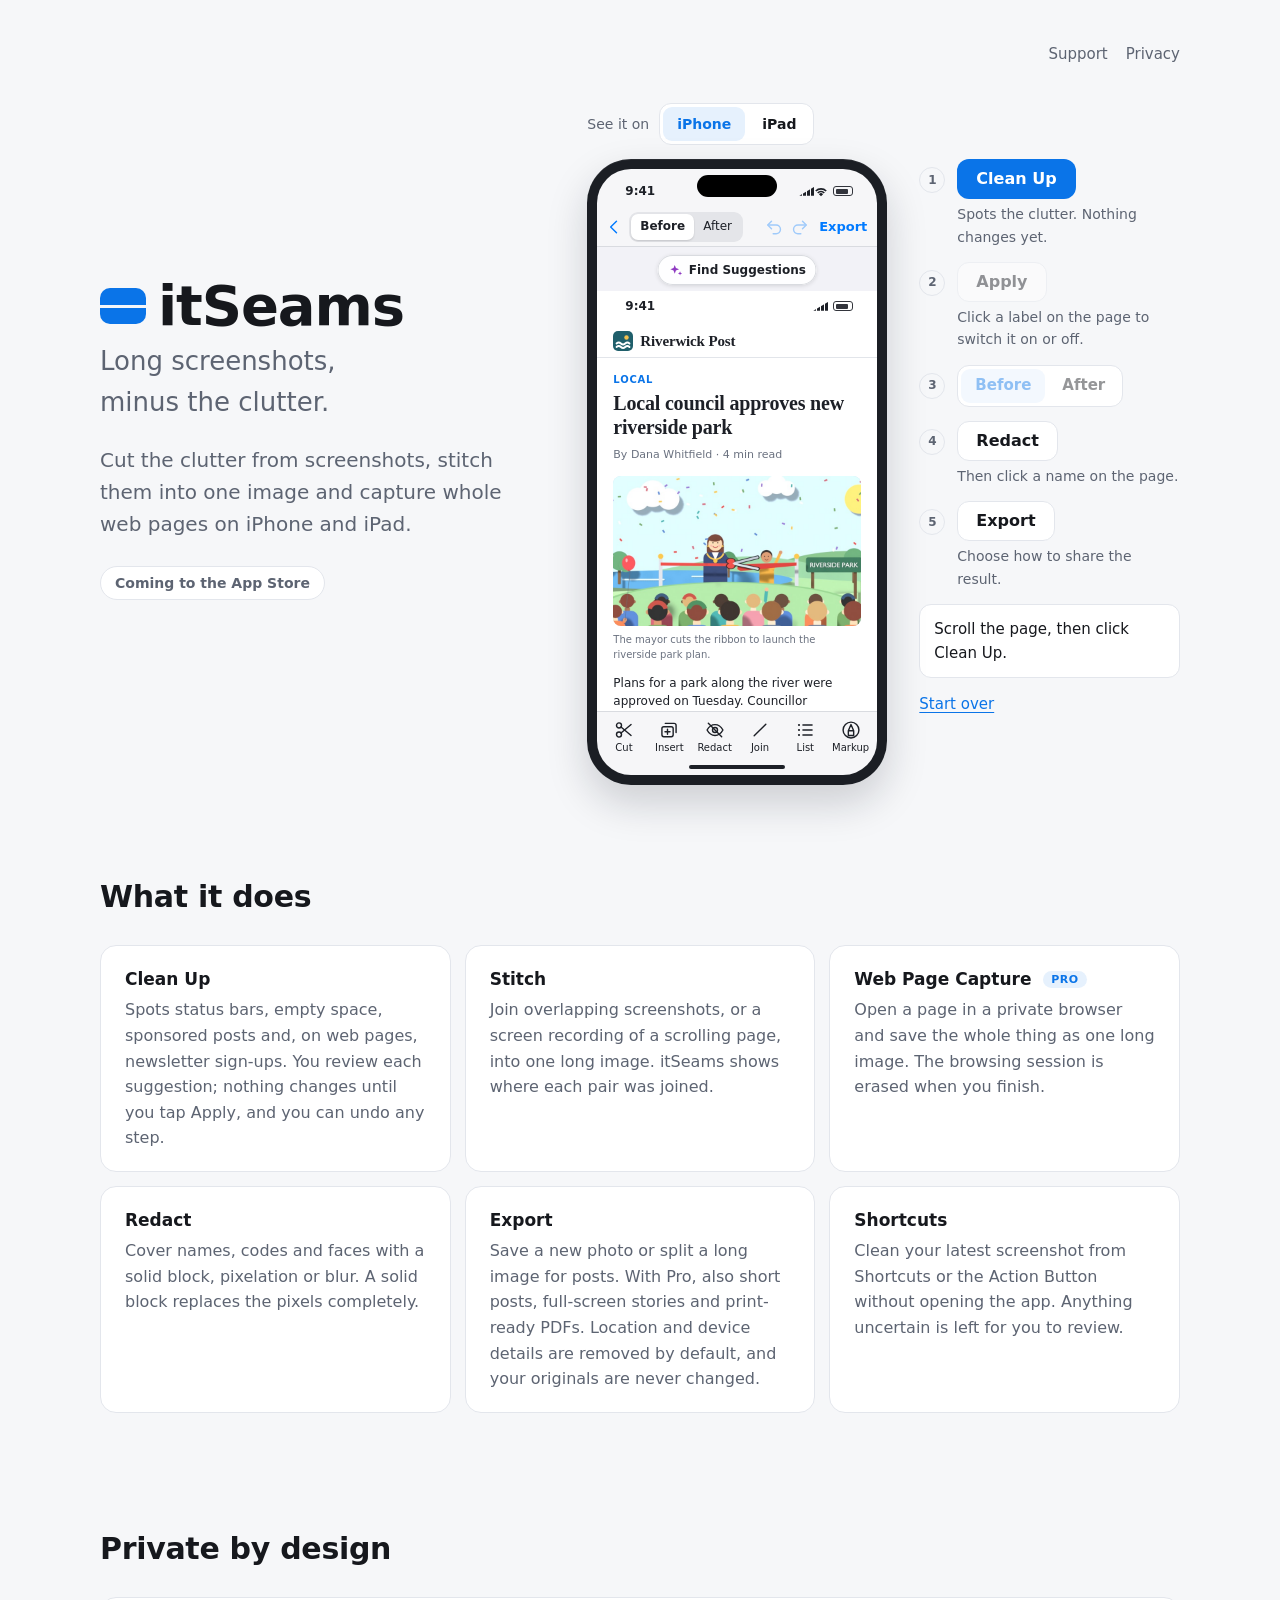
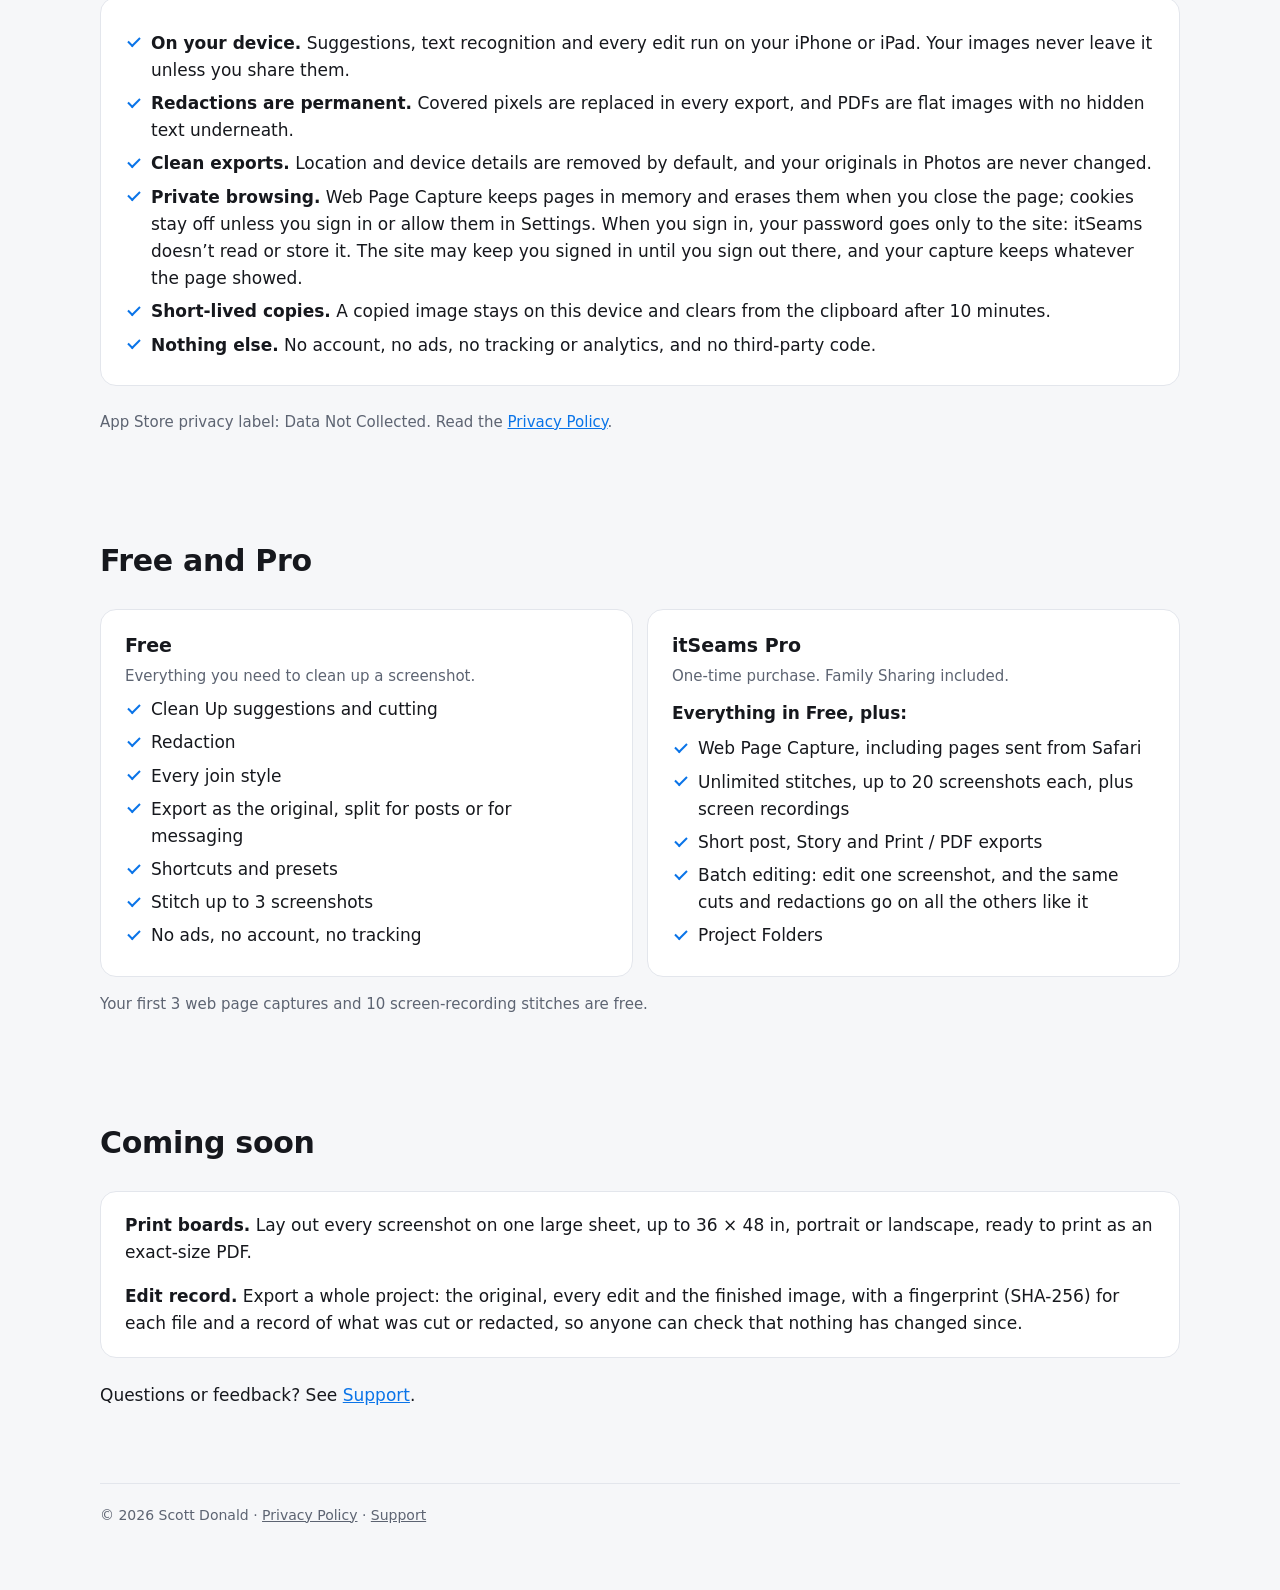
<file: index.html>
<!doctype html>
<html lang="en">
<head>
<meta charset="utf-8">
<meta http-equiv="Content-Security-Policy" content="default-src 'none'; script-src 'self'; style-src 'self'; img-src 'self'; form-action 'none'; base-uri 'none'; object-src 'none'">
<meta name="referrer" content="no-referrer">
<meta name="color-scheme" content="light dark">
<meta name="viewport" content="width=device-width, initial-scale=1">
<title>itSeams: clean, long screenshots</title>
<meta name="description" content="itSeams cleans up screenshots, stitches them into one long image, captures whole web pages and redacts what's private, all on your iPhone and iPad.">
<meta name="theme-color" content="#f6f7f9" media="(prefers-color-scheme: light)">
<meta name="theme-color" content="#0f1115" media="(prefers-color-scheme: dark)">
<meta property="og:type" content="website">
<meta property="og:site_name" content="itSeams">
<meta property="og:title" content="itSeams: clean, long screenshots">
<meta property="og:description" content="Clean up, stitch and redact screenshots on your iPhone and iPad. No account, no tracking.">
<meta property="og:url" content="https://itseams.app/">
<meta property="og:image" content="https://itseams.app/img/og-image.jpg">
<meta property="og:image:width" content="1200">
<meta property="og:image:height" content="630">
<meta property="og:image:alt" content="itSeams on iPad: a sample news article in the editor, with five suggested cuts listed in the side panel.">
<meta name="twitter:card" content="summary_large_image">
<link rel="icon" href="/favicon.svg" type="image/svg+xml">
<link rel="stylesheet" href="/style.css">
<link rel="stylesheet" href="/demo.css">
<script src="/demo.js" defer></script>
<script src="/guide.js" defer></script>
</head>
<body>
<div class="wrap">
<header class="home-header">
  <nav><a href="/support/">Support</a><a href="/privacy/">Privacy</a></nav>
</header>
<main>
  <section class="hero">
    <h1 class="title"><span class="mark" aria-hidden="true"></span>itSeams</h1>
    <p class="slogan">Long screenshots, minus the clutter.</p>
  </section>

  <section class="section demo" id="demo" aria-labelledby="demo-title">
    <h2 id="demo-title" class="vh">Try it: clean up a sample page, compare, then hide a name</h2>
    <!-- iPhone | iPad: demo.js shows it, marks the device on screen and lets the visitor switch. -->
    <div class="dev-switch" id="dev-switch" hidden>
      <span id="dev-label">See it on</span>
      <div class="seg dev-seg" role="radiogroup" aria-labelledby="dev-label">
        <button type="button" class="dev-btn" role="radio" id="dev-phone" aria-checked="true">iPhone</button>
        <button type="button" class="dev-btn" role="radio" id="dev-ipad" aria-checked="false" tabindex="-1">iPad</button>
      </div>
    </div>
    <div class="demo-grid">
      <!-- The device: an iPhone, or an iPad at tablet widths (demo.css sets --device). Inside is the
           app's editor: EditorView, EditorToolbar and, on iPad, the EditorInspector column. -->
      <div class="device">
        <div class="app">
          <!-- The device's own status bar, outside the capture: its time, signal and battery are the Easter eggs. -->
          <div class="app-status" role="group" aria-label="Device status bar"><button type="button" class="sb-btn sb-time" data-say="It’s always 9:41 here.">9:41<span class="on-ipad">&nbsp;Mon Nov 2</span></button><span class="sb-icons"><button type="button" class="sb-btn" aria-label="Signal" data-say="No signal needed. itSeams works entirely on your device."><span class="sb-sig on-phone" aria-hidden="true"></span><svg class="sb-wifi" aria-hidden="true" focusable="false" viewBox="0 0 16 12"><path d="M8 11.5 5.6 9a3.4 3.4 0 0 1 4.8 0Z"/><path d="M3.6 7a6.2 6.2 0 0 1 8.8 0l-1.3 1.3a4.4 4.4 0 0 0-6.2 0Z"/><path d="M1.4 4.8a9.3 9.3 0 0 1 13.2 0l-1.3 1.3a7.5 7.5 0 0 0-10.6 0Z"/></svg></button><button type="button" class="sb-btn" aria-label="Battery" data-say="Always 100% here. Clean Up can cut the status bar from your screenshot."><span class="on-ipad sb-pct" aria-hidden="true">100%</span><span class="sb-bat" aria-hidden="true"></span></button></span></div>
          <div class="app-nav" role="group" aria-label="Editor top bar">
            <span class="nav-start">
              <button type="button" class="nav-btn nav-back" aria-label="Back" data-say="In the app, this goes back to your projects."><svg class="ic" viewBox="0 0 24 24" aria-hidden="true" focusable="false"><path d="M15 5l-7 7 7 7"/></svg></button>
              <button type="button" class="nav-title on-ipad" data-say="In the app, tap the name to rename the project. Your work is saved as you go."><strong>Riverside park</strong><small><svg class="ic" viewBox="0 0 24 24" aria-hidden="true" focusable="false"><circle cx="12" cy="12" r="9"/><path d="m8 12.3 2.7 2.7L16.2 9"/></svg>Saved</small></button>
            </span>
            <div class="nav-seg" role="group" aria-label="Preview">
              <button type="button" id="nav-before" aria-pressed="true" disabled>Before</button>
              <button type="button" id="nav-after" aria-pressed="false" disabled>After</button>
            </div>
            <span class="nav-end">
              <button type="button" class="nav-btn" id="nav-undo" aria-label="Undo" data-say="In the app, every edit can be undone. Here, Start over resets the demo." disabled><svg class="ic" viewBox="0 0 24 24" aria-hidden="true" focusable="false"><path d="M9 14 4.5 9.5 9 5"/><path d="M5 9.5h9.5a5.25 5.25 0 0 1 0 10.5H11"/></svg></button>
              <button type="button" class="nav-btn" aria-label="Redo" disabled><svg class="ic" viewBox="0 0 24 24" aria-hidden="true" focusable="false"><g transform="matrix(-1 0 0 1 24 0)"><path d="M9 14 4.5 9.5 9 5"/><path d="M5 9.5h9.5a5.25 5.25 0 0 1 0 10.5H11"/></g></svg></button>
              <button type="button" class="nav-export" id="nav-export" aria-haspopup="dialog" aria-expanded="false" aria-controls="ex-pop">Export</button>
            </span>
          </div>
          <div class="app-body">
            <div class="app-main">
              <div class="canvas">
                <div class="screen" id="screen" tabindex="0" role="region" aria-label="Sample page capture, scrollable">
                  <div class="pg" id="page">
                    <div class="band band-sbar" data-cut="Status bar" data-cat="statusBar" data-strength="strong">
                      <div class="sbar"><span>9:41<span class="on-ipad"> Mon Nov 2</span></span><span class="sb-icons"><span class="sb-sig on-phone"></span><svg class="sb-wifi on-ipad" viewBox="0 0 16 12" aria-hidden="true"><path d="M8 11.5 5.6 9a3.4 3.4 0 0 1 4.8 0Z"/><path d="M3.6 7a6.2 6.2 0 0 1 8.8 0l-1.3 1.3a4.4 4.4 0 0 0-6.2 0Z"/><path d="M1.4 4.8a9.3 9.3 0 0 1 13.2 0l-1.3 1.3a7.5 7.5 0 0 0-10.6 0Z"/></svg><span class="sb-bat"></span></span></div>
                    </div>
                    <div class="band">
                      <div class="site"><span class="logo"><svg class="logo-mark" viewBox="0 0 20 20" aria-hidden="true" focusable="false"><rect class="lm-bg" width="20" height="20" rx="5"/><circle class="lm-sun" cx="13.5" cy="6.5" r="2.2"/><path class="lm-wave" d="M3.5 12.5c1.5-1.4 3-1.4 4.4 0s2.9 1.4 4.3 0 2.9-1.4 4.3 0M3.5 16c1.5-1.4 3-1.4 4.4 0s2.9 1.4 4.3 0 2.9-1.4 4.3 0"/></svg><b>Riverwick Post</b></span><span class="site-nav on-ipad"><span>News</span><span>Sport</span><span>What’s On</span><span>Opinion</span></span></div>
                    </div>
                    <div class="band">
                      <div class="pad">
                        <p class="kicker">Local</p>
                        <p class="hl">Local council approves new riverside park</p>
                        <p class="byline">By Dana Whitfield · 4 min read</p>
                      </div>
                    </div>
                    <div class="band">
                      <div class="photo"><img src="/img/park-opening.jpg" width="960" height="450" alt="Paper cut-out picture: the mayor, a woman with a gold chain of office, and a young helper cut a red ribbon at Riverside Park; a crowd watches, one child holding a red balloon, with a lake and a hill behind."></div>
                      <p class="cap">The mayor cuts the ribbon to launch the riverside park plan.</p>
                    </div>
                    <div class="band">
                      <div class="pad txt">
                        <p>Plans for a park along the river were approved on Tuesday. Councillor <button type="button" class="nm">Theo Marsh</button> said work could start in the spring.</p>
                        <p>The old timber yard between the footbridge and the boathouse will become a riverside path, a play area and a small café, and most of its willows will stay.</p>
                      </div>
                    </div>
                    <div class="band" data-cut="Inline video" data-cat="video" data-strength="strong">
                      <div class="ad vid">
                        <small>Sponsored</small>
                        <div class="vid-frame">
                          <svg class="vid-scene" role="img" aria-label="Sponsored video: a red car on a country road" viewBox="0 0 240 120" preserveAspectRatio="xMidYMid slice">
                            <rect width="240" height="120" class="vs-sky"/>
                            <path d="M0 78 L60 56 L110 70 L170 48 L240 66 L240 120 L0 120 Z" class="vs-hill"/>
                            <rect y="88" width="240" height="32" class="vs-road"/>
                            <g class="vs-dash"><rect x="0" y="103" width="16" height="2"/><rect x="40" y="103" width="16" height="2"/><rect x="80" y="103" width="16" height="2"/><rect x="120" y="103" width="16" height="2"/><rect x="160" y="103" width="16" height="2"/><rect x="200" y="103" width="16" height="2"/><rect x="240" y="103" width="16" height="2"/></g>
                            <g class="vs-car" transform="translate(70 66)">
                              <path d="M4 26 C4 20 8 18 14 17 L30 15 L42 6 C46 3 50 2 56 2 L78 2 C84 2 88 4 92 8 L100 16 L112 18 C118 19 120 22 120 26 L120 30 L4 30 Z" class="vs-body"/>
                              <path d="M46 8 L56 5 L74 5 L74 15 L38 15 Z M78 5 L84 5 C87 5 89 6 91 9 L96 15 L78 15 Z" class="vs-glass"/>
                              <circle cx="30" cy="30" r="9" class="vs-tyre"/><circle cx="30" cy="30" r="4" class="vs-hub"/>
                              <circle cx="96" cy="30" r="9" class="vs-tyre"/><circle cx="96" cy="30" r="4" class="vs-hub"/>
                            </g>
                          </svg>
                          <button type="button" class="vid-play" aria-label="Play" data-say="It’s an ad. Clean Up can cut it for you."></button>
                          <span class="vid-bar" aria-hidden="true"><i></i></span>
                          <span class="vid-time" aria-hidden="true">0:15</span>
                        </div>
                        <p class="vid-cta"><span>Test drive the all-new sedan</span><b>Learn more</b></p>
                      </div>
                    </div>
                    <div class="band">
                      <div class="pad txt">
                        <p>The council will pay for the first stage itself. A second stage, with a landing stage for rowing boats, depends on a grant decision due in the summer.</p>
                      </div>
                    </div>
                    <div class="band gap" data-cut="Empty space" data-cat="emptyBand" data-strength="strong"></div>
                    <div class="band">
                      <div class="pad txt">
                        <p>“It’s a place for everyone,” said <button type="button" class="nm">Ines Calder</button>, who lives nearby.</p>
                        <p>The plans are on show at the library until the end of the month, and a guided walk around the site starts at the boathouse at 10 on Saturday.</p>
                      </div>
                    </div>
                    <div class="band" data-cut="Newsletter sign-up" data-cat="newsletter" data-strength="maybe">
                      <div class="signup">
                        <strong>Subscribe to our newsletter</strong>
                        <p>The week’s local news, every Friday.</p>
                        <div class="row"><span class="field" aria-hidden="true">Email address</span><button type="button" class="go" data-say="Boxes like this are what Clean Up suggests cutting.">Sign up</button></div>
                      </div>
                    </div>
                    <div class="band" data-cut="End of page" data-cat="pageEnd" data-strength="strong">
                      <div class="related">
                        <strong>More from Riverwick</strong>
                        <div class="rel"><i class="th-bridge"></i><span><b>Footbridge reopens after winter repairs</b><small>Local · 2 min read</small></span></div>
                        <div class="rel"><i class="th-books"></i><span><b>Library to open on Sunday afternoons</b><small>Community · 3 min read</small></span></div>
                        <div class="rel"><i class="th-boat"></i><span><b>Rowing club marks 100 years on the river</b><small>Sport · 5 min read</small></span></div>
                      </div>
                      <p class="foot">© 2026 Riverwick Post · About · Contact · Advertise</p>
                    </div>
                  </div>
                </div>
                <!-- SuggestionChip: over the top of the canvas; the page starts below it. -->
                <button type="button" class="sug-chip" id="sug-chip"><svg class="ic" viewBox="0 0 24 24" aria-hidden="true" focusable="false"><path class="dot" d="m10 3 1.9 5.1L17 10l-5.1 1.9L10 17l-1.9-5.1L3 10l5.1-1.9Zm8.5 10 .9 2.6 2.6.9-2.6.9-.9 2.6-.9-2.6-2.6-.9 2.6-.9Z"/></svg><span id="chip-text">Find Suggestions</span><svg class="ic chev" id="chip-chev" viewBox="0 0 24 24" aria-hidden="true" focusable="false" hidden><path d="m9.5 6 6 6-6 6"/></svg></button>
                <!-- CleanUpBar: over the bottom of the canvas. -->
                <div class="cleanup" id="cleanup" hidden>
                  <button type="button" class="cu-main" id="cu-apply"><svg class="ic" viewBox="0 0 24 24" aria-hidden="true" focusable="false"><path class="dot" d="m10 3 1.9 5.1L17 10l-5.1 1.9L10 17l-1.9-5.1L3 10l5.1-1.9Zm8.5 10 .9 2.6 2.6.9-2.6.9-.9 2.6-.9-2.6-2.6-.9 2.6-.9Z"/></svg>Clean Up · <span id="cu-count">0</span></button>
                  <button type="button" class="cu-review" id="cu-review">Review</button>
                </div>
              </div>
              <!-- EditorToolbar: an options row while a tool is on, then the tools. -->
              <div class="app-bar">
                <div class="redact-row" id="redact-row" hidden>
                  <div class="rr-head"><strong>New Redactions</strong><button type="button" id="redact-done">Done</button></div>
                  <div class="rr-tiles" role="group" aria-label="Redaction style">
                    <button type="button" class="rr-tile" aria-pressed="true"><span class="rr-g rr-black"></span>Black</button>
                    <button type="button" class="rr-tile" aria-pressed="false" data-say="In the app: covers with a white box."><span class="rr-g rr-white"></span>White</button>
                    <button type="button" class="rr-tile" aria-pressed="false" data-say="In the app: pixelates in small blocks."><span class="rr-g rr-pix"></span>Pixelate 16</button>
                    <button type="button" class="rr-tile" aria-pressed="false" data-say="In the app: pixelates in large blocks."><span class="rr-g rr-pix rr-pix-l"></span>Pixelate 32</button>
                    <button type="button" class="rr-tile" aria-pressed="false" data-say="In the app: blurs what’s under the box."><span class="rr-g rr-blur"></span>Blur</button>
                  </div>
                  <p class="rr-note"><svg class="ic" viewBox="0 0 24 24" aria-hidden="true" focusable="false"><rect x="5" y="10.5" width="14" height="10" rx="2"/><path d="M8.5 10.5V7.5a3.5 3.5 0 0 1 7 0v3"/></svg>Every style is permanent in the exported image.</p>
                </div>
                <div class="tools" role="group" aria-label="Editor tools">
                  <button type="button" class="tool" id="tool-cut" data-say="In the app: drag across the image to remove a band."><span class="tool-ic"><svg class="ic" viewBox="0 0 24 24" aria-hidden="true" focusable="false"><circle cx="6" cy="6.5" r="3"/><circle cx="6" cy="17.5" r="3"/><path d="M8.4 8.3 20.5 18.5M8.4 15.7 20.5 5.5"/></svg></span><span class="tool-t">Cut</span></button>
                  <button type="button" class="tool" id="tool-insert" data-say="In the app: tap to add space; drag to set its size."><span class="tool-ic"><svg class="ic" viewBox="0 0 24 24" aria-hidden="true" focusable="false"><path d="M7.5 4H18a2.5 2.5 0 0 1 2.5 2.5V15"/><rect x="3.5" y="8" width="13.5" height="12" rx="2.2"/><path d="M10.2 11v6M7.2 14h6"/></svg></span><span class="tool-t">Insert</span></button>
                  <button type="button" class="tool" id="tool-redact" aria-pressed="false"><span class="tool-ic"><svg class="ic" viewBox="0 0 24 24" aria-hidden="true" focusable="false"><path d="M2.5 12S6 5.5 12 5.5 21.5 12 21.5 12 18 18.5 12 18.5 2.5 12 2.5 12Z"/><circle cx="12" cy="12" r="3"/><path d="m4 4 16 16"/></svg></span><span class="tool-t">Redact</span></button>
                  <button type="button" class="tool" id="tool-join" data-say="In the app: sets the join for new cuts."><span class="tool-ic"><svg class="ic" viewBox="0 0 24 24" aria-hidden="true" focusable="false"><path d="M5 19 19 5"/></svg></span><span class="tool-t">Join</span></button>
                  <button type="button" class="tool" id="tool-list" aria-pressed="false"><span class="tool-ic"><svg class="ic" viewBox="0 0 24 24" aria-hidden="true" focusable="false"><path d="M9.5 6H20.5M9.5 12H20.5M9.5 18H20.5"/><circle class="dot" cx="4.8" cy="6" r="1.3"/><circle class="dot" cx="4.8" cy="12" r="1.3"/><circle class="dot" cx="4.8" cy="18" r="1.3"/></svg><span class="tool-badge" id="list-badge" hidden>0</span></span><span class="tool-t">List</span></button>
                  <button type="button" class="tool" id="tool-markup" data-say="In the app: draw arrows, shapes, highlights and labels on the result before exporting."><span class="tool-ic"><svg class="ic" viewBox="0 0 24 24" aria-hidden="true" focusable="false"><circle cx="12" cy="12" r="9.5"/><path d="m12 5.5 3.2 7.5v5.6H8.8V13Zm-3.2 7.5h6.4"/></svg></span><span class="tool-t">Markup</span></button>
                </div>
                <div class="home-ind on-phone" aria-hidden="true"></div>
              </div>
            </div>
            <!-- EditorInspector (iPad only): Edits | Suggestions beside the canvas. demo.js fills the lists. -->
            <aside class="inspector" id="inspector" aria-label="Inspector">
              <div class="insp-seg" role="group" aria-label="Panel">
                <button type="button" id="tab-edits" aria-pressed="true">Edits</button>
                <button type="button" id="tab-sugs" aria-pressed="false">Suggestions</button>
              </div>
              <div class="insp-pane" id="pane-edits">
                <div class="insp-tools"><button type="button" class="insp-link" id="insp-preset" data-say="In the app: saves these edits to use on other screenshots like this one." disabled><svg class="ic" viewBox="0 0 24 24" aria-hidden="true" focusable="false"><rect x="7.5" y="3.5" width="13" height="13" rx="2.5"/><path d="M4.5 8v10a2.5 2.5 0 0 0 2.5 2.5h10M14 6.5v6.5m-2.8-2.8L14 13l2.8-2.8"/></svg>Save as Preset…</button></div>
                <div class="insp-empty" id="edits-empty"><svg class="ic" viewBox="0 0 24 24" aria-hidden="true" focusable="false"><circle cx="6" cy="6.5" r="3"/><circle cx="6" cy="17.5" r="3"/><path d="M8.4 8.3 20.5 18.5M8.4 15.7 20.5 5.5"/></svg><strong>No Edits Yet</strong><span>Choose Cut, then drag across the image.</span></div>
                <div class="insp-list" id="edits-list" hidden><div class="ig-group" id="edits-rows"></div><p class="ig-foot" id="edits-foot"></p></div>
              </div>
              <div class="insp-pane" id="pane-sugs" hidden>
                <div class="insp-empty" id="sugs-idle"><svg class="ic" viewBox="0 0 24 24" aria-hidden="true" focusable="false"><path class="dot" d="m10 3 1.9 5.1L17 10l-5.1 1.9L10 17l-1.9-5.1L3 10l5.1-1.9Zm8.5 10 .9 2.6 2.6.9-2.6.9-.9 2.6-.9-2.6-2.6-.9 2.6-.9Z"/></svg><strong>No Suggestions Yet</strong><button type="button" class="insp-link" id="sugs-find">Find Suggestions</button></div>
                <div class="insp-empty" id="sugs-done" hidden><svg class="ic" viewBox="0 0 24 24" aria-hidden="true" focusable="false"><circle cx="12" cy="12" r="9"/><path d="m8 12.3 2.7 2.7L16.2 9"/></svg><strong>All Suggestions Applied</strong><span>They’re in the edit list now. Undo to bring them back.</span></div>
                <div class="insp-list" id="sugs-list" hidden><div id="sugs-secs"></div><p class="ig-foot">Nothing changes until you apply. Applied suggestions become normal edits you can change or undo.</p></div>
                <div class="insp-apply" id="sugs-apply" hidden><button type="button" class="ap-all" id="ap-all">Apply All</button><button type="button" class="ap-sel" id="ap-sel">Apply</button></div>
              </div>
            </aside>
          </div>
        </div>
      </div>

      <div class="panel" id="panel" hidden>
        <ol class="steps">
          <li><div><button type="button" class="btn primary" id="btn-clean">Clean Up</button>
            <span class="hint">Spots the clutter. Nothing changes yet.</span></div></li>
          <li><div><button type="button" class="btn" id="btn-apply" disabled>Apply</button>
            <span class="hint">Tap a label on the page to switch it on or off.</span></div></li>
          <li><div><div class="seg" role="group" aria-label="Compare">
              <button type="button" class="btn" id="btn-before" aria-pressed="true" disabled>Before</button>
              <button type="button" class="btn" id="btn-after" aria-pressed="false" disabled>After</button>
            </div></div></li>
          <li><div><button type="button" class="btn" id="btn-redact" aria-pressed="false">Redact</button>
            <span class="hint">Then tap a name on the page.</span></div></li>
          <li class="ex-step"><div><button type="button" class="btn" id="btn-export" aria-haspopup="dialog" aria-expanded="false" aria-controls="ex-pop">Export</button>
            <span class="hint">Choose how to share the result.</span>
            <div class="ex-scrim" id="ex-scrim" hidden></div>
            <div class="ex-pop" id="ex-pop" role="dialog" aria-labelledby="ex-title" hidden>
              <div class="ex-head"><h3 class="ex-title" id="ex-title">Export</h3><button type="button" class="ex-close" id="ex-close">Done</button></div>
              <div class="ex-opts" role="group" aria-label="Export as">
                <button type="button" class="ex-opt" data-preset="original" aria-pressed="false">Original</button>
                <button type="button" class="ex-opt" data-preset="posts" aria-pressed="false">Split for posts</button>
                <button type="button" class="ex-opt" data-preset="print" aria-pressed="false">Print / PDF <span class="tag-pro">Pro</span></button>
              </div>
              <div class="ex-sim" id="ex-sim" aria-hidden="true"></div>
              <p class="ex-cap" id="ex-cap" aria-live="polite"></p>
              <p class="ex-note">Simulated · nothing is saved</p>
            </div></div></li>
        </ol>
        <p class="demo-status" id="status" role="status" aria-live="polite">Scroll the page, then tap Clean Up.</p>
        <button type="button" class="linkish" id="btn-reset">Start over</button>
      </div>
    </div>
  </section>

  <section class="intro">
    <p class="lede">Cut the clutter from screenshots, stitch them into one image and capture whole web pages on iPhone and iPad.</p>
    <p class="store-note">Coming to the App Store</p>
  </section>

  <section class="section" aria-labelledby="features-title">
    <h2 id="features-title">What it does</h2>
    <div class="features">
      <div class="card">
        <h3>Clean Up</h3>
        <p>Spots status bars, empty space, sponsored posts and, on web pages, newsletter sign-ups. You review each suggestion; nothing changes until you tap Apply, and you can undo any step.</p>
      </div>
      <div class="card">
        <h3>Stitch</h3>
        <p>Join overlapping screenshots, or a screen recording of a scrolling page, into one long image. itSeams shows where each pair was joined.</p>
      </div>
      <div class="card">
        <h3>Web Page Capture <span class="tag-pro">Pro</span></h3>
        <p>Open a page in a private browser and save the whole thing as one long image. The browsing session is erased when you finish.</p>
      </div>
      <div class="card">
        <h3>Redact</h3>
        <p>Cover names, codes and faces with a solid block, pixelation or blur. A solid block replaces the pixels completely.</p>
      </div>
      <div class="card">
        <h3>Export</h3>
        <p>Save a new photo or split a long image for posts. With Pro, also short posts, full-screen stories and print-ready PDFs. Location and device details are removed by default, and your originals are never changed.</p>
      </div>
      <div class="card">
        <h3>Shortcuts</h3>
        <p>Clean your latest screenshot from Shortcuts or the Action Button without opening the app. Anything uncertain is left for you to review.</p>
      </div>
    </div>
  </section>

  <section class="section" aria-labelledby="privacy-title">
    <h2 id="privacy-title">Private by design</h2>
    <div class="card">
      <ul class="checks">
        <li><strong>On your device.</strong> Suggestions, text recognition and every edit run on your iPhone or iPad. Your images never leave it unless you share them.</li>
        <li><strong>Redactions are permanent.</strong> Covered pixels are replaced in every export, and PDFs are flat images with no hidden text underneath.</li>
        <li><strong>Clean exports.</strong> Location and device details are removed by default, and your originals in Photos are never changed.</li>
        <li><strong>Private browsing.</strong> Web Page Capture keeps pages in memory and erases them when you close the page; cookies stay off unless you sign in or allow them in Settings. When you sign in, your password goes only to the site: itSeams doesn’t read or store it. The site may keep you signed in until you sign out there, and your capture keeps whatever the page showed.</li>
        <li><strong>Short-lived copies.</strong> A copied image stays on this device and clears from the clipboard after 10 minutes.</li>
        <li><strong>Nothing else.</strong> No account, no ads, no tracking or analytics, and no third-party code.</li>
      </ul>
    </div>
    <p class="note">App Store privacy label: Data Not Collected. Read the <a href="/privacy/">Privacy Policy</a>.</p>
  </section>

  <section class="section" aria-labelledby="pricing-title">
    <h2 id="pricing-title">Free and Pro</h2>
    <div class="plans">
      <div class="card">
        <h3>Free</h3>
        <p class="price">Everything you need to clean up a screenshot.</p>
        <ul class="checks">
          <li>Clean Up suggestions and cutting</li>
          <li>Redaction</li>
          <li>Every join style</li>
          <li>Export as the original, split for posts or for messaging</li>
          <li>Shortcuts and presets</li>
          <li>Stitch up to 3 screenshots</li>
          <li>No ads, no account, no tracking</li>
        </ul>
      </div>
      <div class="card">
        <h3>itSeams Pro</h3>
        <p class="price">One-time purchase. Family Sharing included.</p>
        <p class="plus">Everything in Free, plus:</p>
        <ul class="checks">
          <li>Web Page Capture, including pages sent from Safari</li>
          <li>Unlimited stitches, up to 20 screenshots each, plus screen recordings</li>
          <li>Short post, Story and Print / PDF exports</li>
          <li>Batch editing: edit one screenshot, and the same cuts and redactions go on all the others like it</li>
          <li>Project Folders</li>
        </ul>
      </div>
    </div>
    <p class="note">Your first 3 web page captures and 10 screen-recording stitches are free.</p>
  </section>

  <section class="section" aria-labelledby="soon-title">
    <h2 id="soon-title">Coming soon</h2>
    <div class="card">
      <p><strong>Print boards.</strong> Lay out every screenshot on one large sheet, up to 36 × 48 in, portrait or landscape, ready to print as an exact-size PDF.</p>
      <p><strong>Edit record.</strong> Export a whole project: the original, every edit and the finished image, with a fingerprint (SHA-256) for each file and a record of what was cut or redacted, so anyone can check that nothing has changed since.</p>
    </div>
    <p>Questions or feedback? See <a href="/support/">Support</a>.</p>
  </section>
</main>
<footer>© 2026 Scott Donald · <a href="/privacy/">Privacy Policy</a> · <a href="/support/">Support</a></footer>
</div>
</body>
</html>
</file>
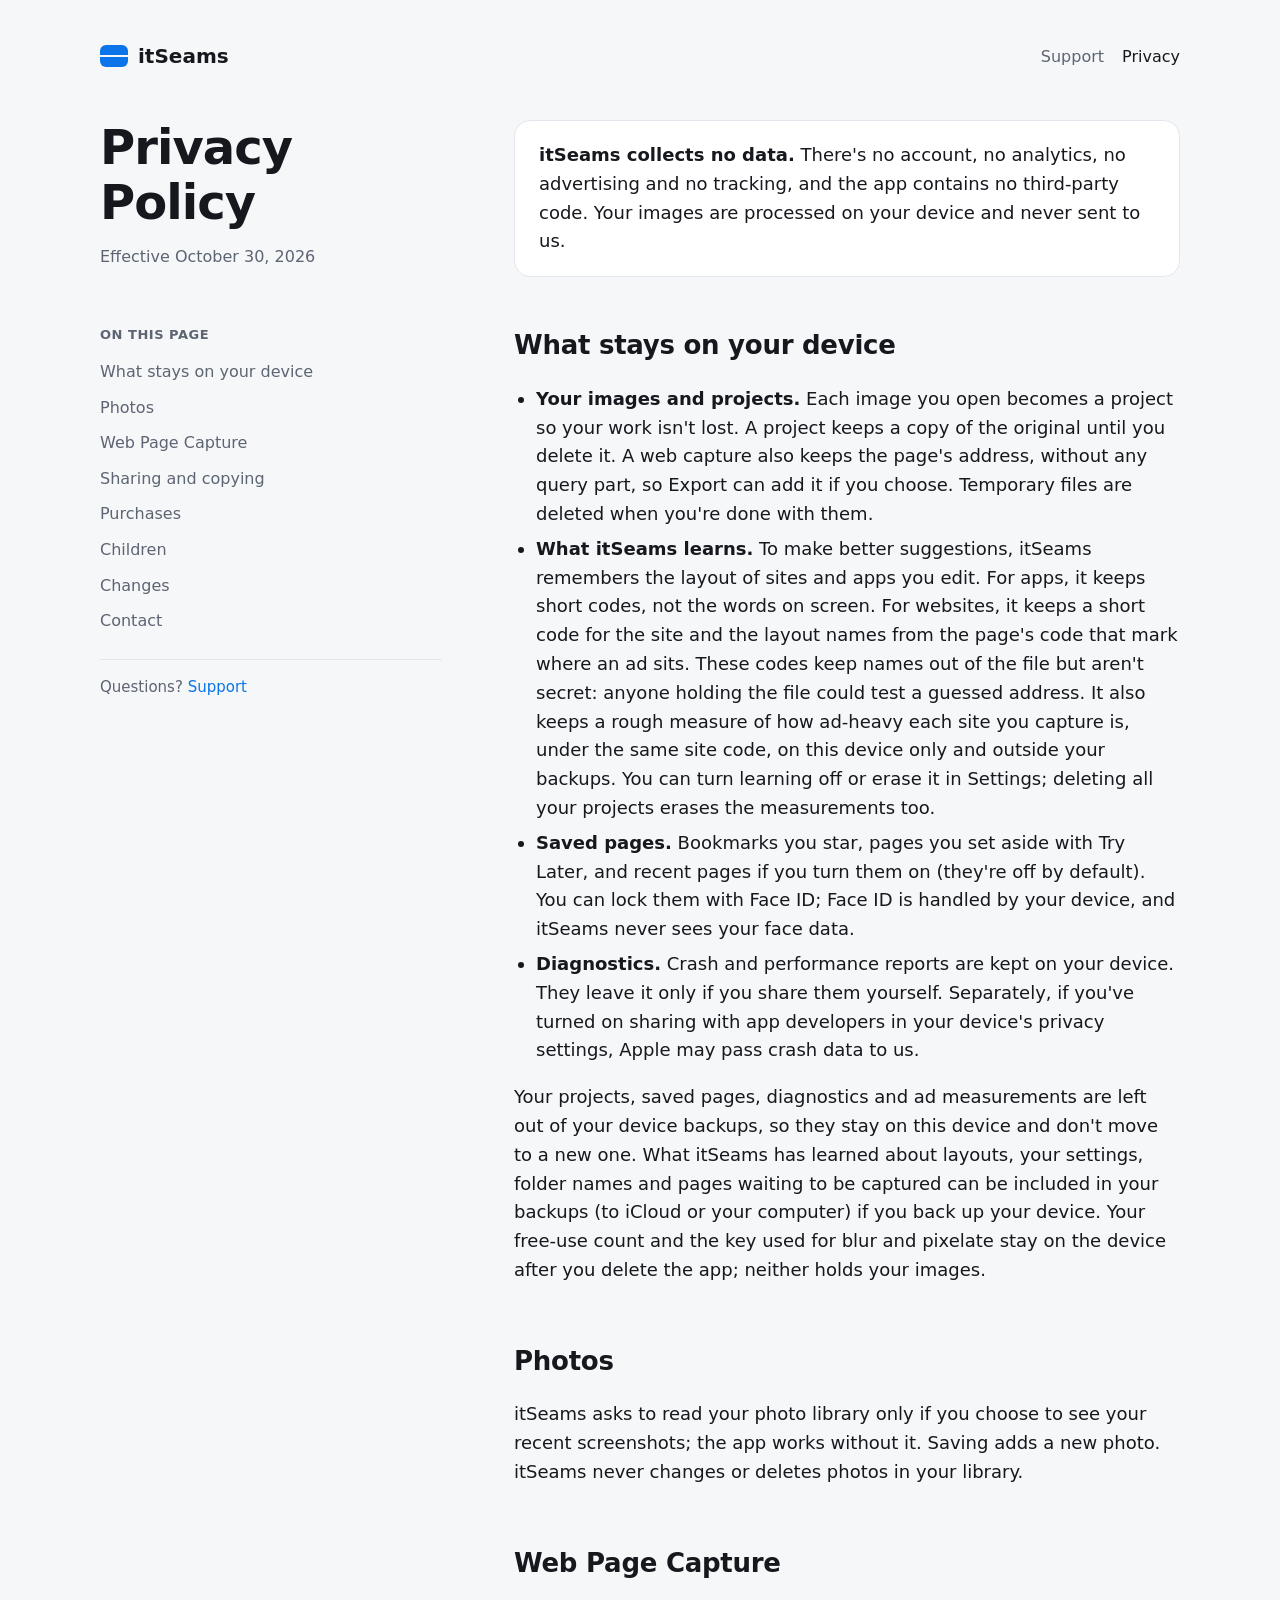
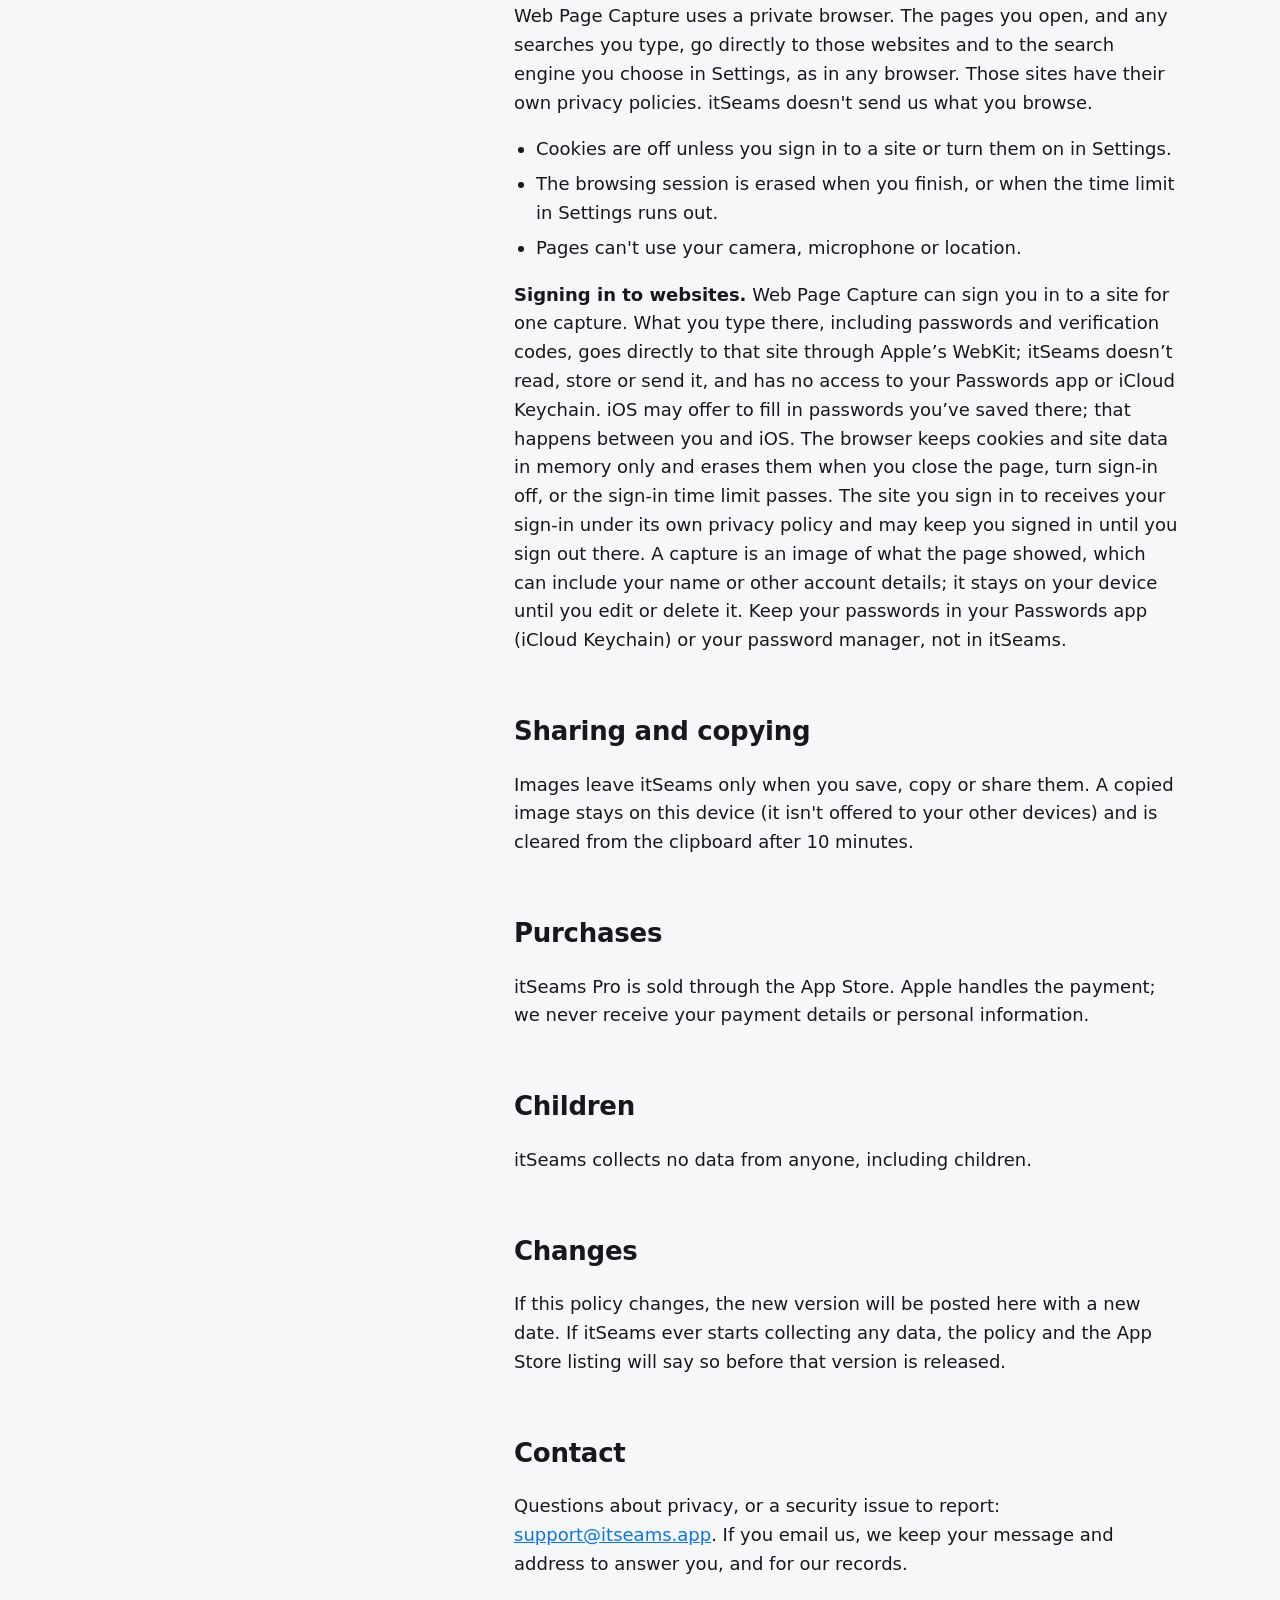
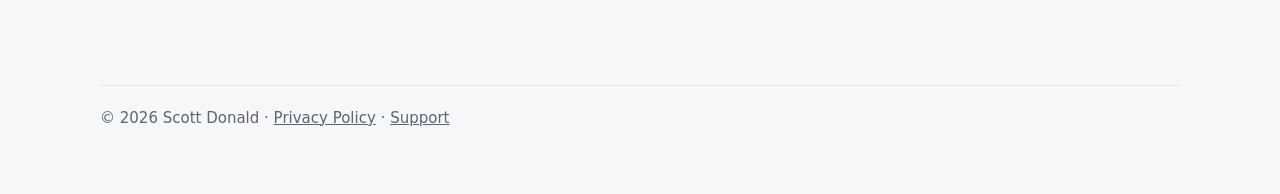
<file: privacy/index.html>
<!doctype html>
<html lang="en">
<head>
<meta charset="utf-8">
<meta http-equiv="Content-Security-Policy" content="default-src 'none'; script-src 'self'; style-src 'self'; img-src 'self'; form-action 'none'; base-uri 'none'; object-src 'none'">
<meta name="referrer" content="no-referrer">
<meta name="color-scheme" content="light dark">
<meta name="viewport" content="width=device-width, initial-scale=1">
<title>Privacy Policy · itSeams</title>
<meta name="description" content="itSeams collects no data. Your images stay on your device.">
<meta name="theme-color" content="#f6f7f9" media="(prefers-color-scheme: light)">
<meta name="theme-color" content="#0f1115" media="(prefers-color-scheme: dark)">
<link rel="icon" href="/favicon.svg" type="image/svg+xml">
<link rel="stylesheet" href="/style.css">
<link rel="stylesheet" href="/pages.css">
</head>
<body class="doc-page">
<div class="wrap">
<header>
  <a class="brand" href="/"><span class="mark" aria-hidden="true"></span>itSeams</a>
  <nav><a href="/support/">Support</a><a href="/privacy/" aria-current="page">Privacy</a></nav>
</header>
<main class="doc">
  <div class="doc-head">
  <div>
  <h1>Privacy Policy</h1>
  <p class="updated">Effective October 30, 2026</p>
  </div>

  <div class="card">
    <p><strong>itSeams collects no data.</strong> There's no account, no analytics, no advertising and no tracking, and the app contains no third-party code. Your images are processed on your device and never sent to us.</p>
  </div>
  </div>

  <div class="doc-body">
    <nav class="toc" aria-label="On this page">
      <p class="toc-title">On this page</p>
      <ul>
        <li><a href="#device">What stays on your device</a></li>
        <li><a href="#photos">Photos</a></li>
        <li><a href="#web">Web Page Capture</a></li>
        <li><a href="#sharing">Sharing and copying</a></li>
        <li><a href="#purchases">Purchases</a></li>
        <li><a href="#children">Children</a></li>
        <li><a href="#changes">Changes</a></li>
        <li><a href="#contact">Contact</a></li>
      </ul>
      <p class="toc-note">Questions? <a href="/support/">Support</a></p>
    </nav>
    <div class="doc-text">
      <section id="device">
      <h2>What stays on your device</h2>
      <ul>
        <li><strong>Your images and projects.</strong> Each image you open becomes a project so your work isn't lost. A project keeps a copy of the original until you delete it. A web capture also keeps the page's address, without any query part, so Export can add it if you choose. Temporary files are deleted when you're done with them.</li>
        <li><strong>What itSeams learns.</strong> To make better suggestions, itSeams remembers the layout of sites and apps you edit. For apps, it keeps short codes, not the words on screen. For websites, it keeps a short code for the site and the layout names from the page's code that mark where an ad sits. These codes keep names out of the file but aren't secret: anyone holding the file could test a guessed address. It also keeps a rough measure of how ad-heavy each site you capture is, under the same site code, on this device only and outside your backups. You can turn learning off or erase it in Settings; deleting all your projects erases the measurements too.</li>
        <li><strong>Saved pages.</strong> Bookmarks you star, pages you set aside with Try Later, and recent pages if you turn them on (they're off by default). You can lock them with Face ID; Face ID is handled by your device, and itSeams never sees your face data.</li>
        <li><strong>Diagnostics.</strong> Crash and performance reports are kept on your device. They leave it only if you share them yourself. Separately, if you've turned on sharing with app developers in your device's privacy settings, Apple may pass crash data to us.</li>
      </ul>
      <p>Your projects, saved pages, diagnostics and ad measurements are left out of your device backups, so they stay on this device and don't move to a new one. What itSeams has learned about layouts, your settings, folder names and pages waiting to be captured can be included in your backups (to iCloud or your computer) if you back up your device. Your free-use count and the key used for blur and pixelate stay on the device after you delete the app; neither holds your images.</p>
      </section>
      <section id="photos">
      <h2>Photos</h2>
      <p>itSeams asks to read your photo library only if you choose to see your recent screenshots; the app works without it. Saving adds a new photo. itSeams never changes or deletes photos in your library.</p>
      </section>
      <section id="web">
      <h2>Web Page Capture</h2>
      <p>Web Page Capture uses a private browser. The pages you open, and any searches you type, go directly to those websites and to the search engine you choose in Settings, as in any browser. Those sites have their own privacy policies. itSeams doesn't send us what you browse.</p>
      <ul>
        <li>Cookies are off unless you sign in to a site or turn them on in Settings.</li>
        <li>The browsing session is erased when you finish, or when the time limit in Settings runs out.</li>
        <li>Pages can't use your camera, microphone or location.</li>
      </ul>
      <p><strong>Signing in to websites.</strong> Web Page Capture can sign you in to a site for one capture. What you type there, including passwords and verification codes, goes directly to that site through Apple’s WebKit; itSeams doesn’t read, store or send it, and has no access to your Passwords app or iCloud Keychain. iOS may offer to fill in passwords you’ve saved there; that happens between you and iOS. The browser keeps cookies and site data in memory only and erases them when you close the page, turn sign-in off, or the sign-in time limit passes. The site you sign in to receives your sign-in under its own privacy policy and may keep you signed in until you sign out there. A capture is an image of what the page showed, which can include your name or other account details; it stays on your device until you edit or delete it. Keep your passwords in your Passwords app (iCloud Keychain) or your password manager, not in itSeams.</p>
      </section>
      <section id="sharing">
      <h2>Sharing and copying</h2>
      <p>Images leave itSeams only when you save, copy or share them. A copied image stays on this device (it isn't offered to your other devices) and is cleared from the clipboard after 10 minutes.</p>
      </section>
      <section id="purchases">
      <h2>Purchases</h2>
      <p>itSeams Pro is sold through the App Store. Apple handles the payment; we never receive your payment details or personal information.</p>
      </section>
      <section id="children">
      <h2>Children</h2>
      <p>itSeams collects no data from anyone, including children.</p>
      </section>
      <section id="changes">
      <h2>Changes</h2>
      <p>If this policy changes, the new version will be posted here with a new date. If itSeams ever starts collecting any data, the policy and the App Store listing will say so before that version is released.</p>
      </section>
      <section id="contact">
      <h2>Contact</h2>
      <p>Questions about privacy, or a security issue to report: <a href="mailto:support@itseams.app">support@itseams.app</a>. If you email us, we keep your message and address to answer you, and for our records.</p>
      </section>
    </div>
  </div>
</main>
<footer>© 2026 Scott Donald · <a href="/privacy/">Privacy Policy</a> · <a href="/support/">Support</a></footer>
</div>
</body>
</html>
</file>
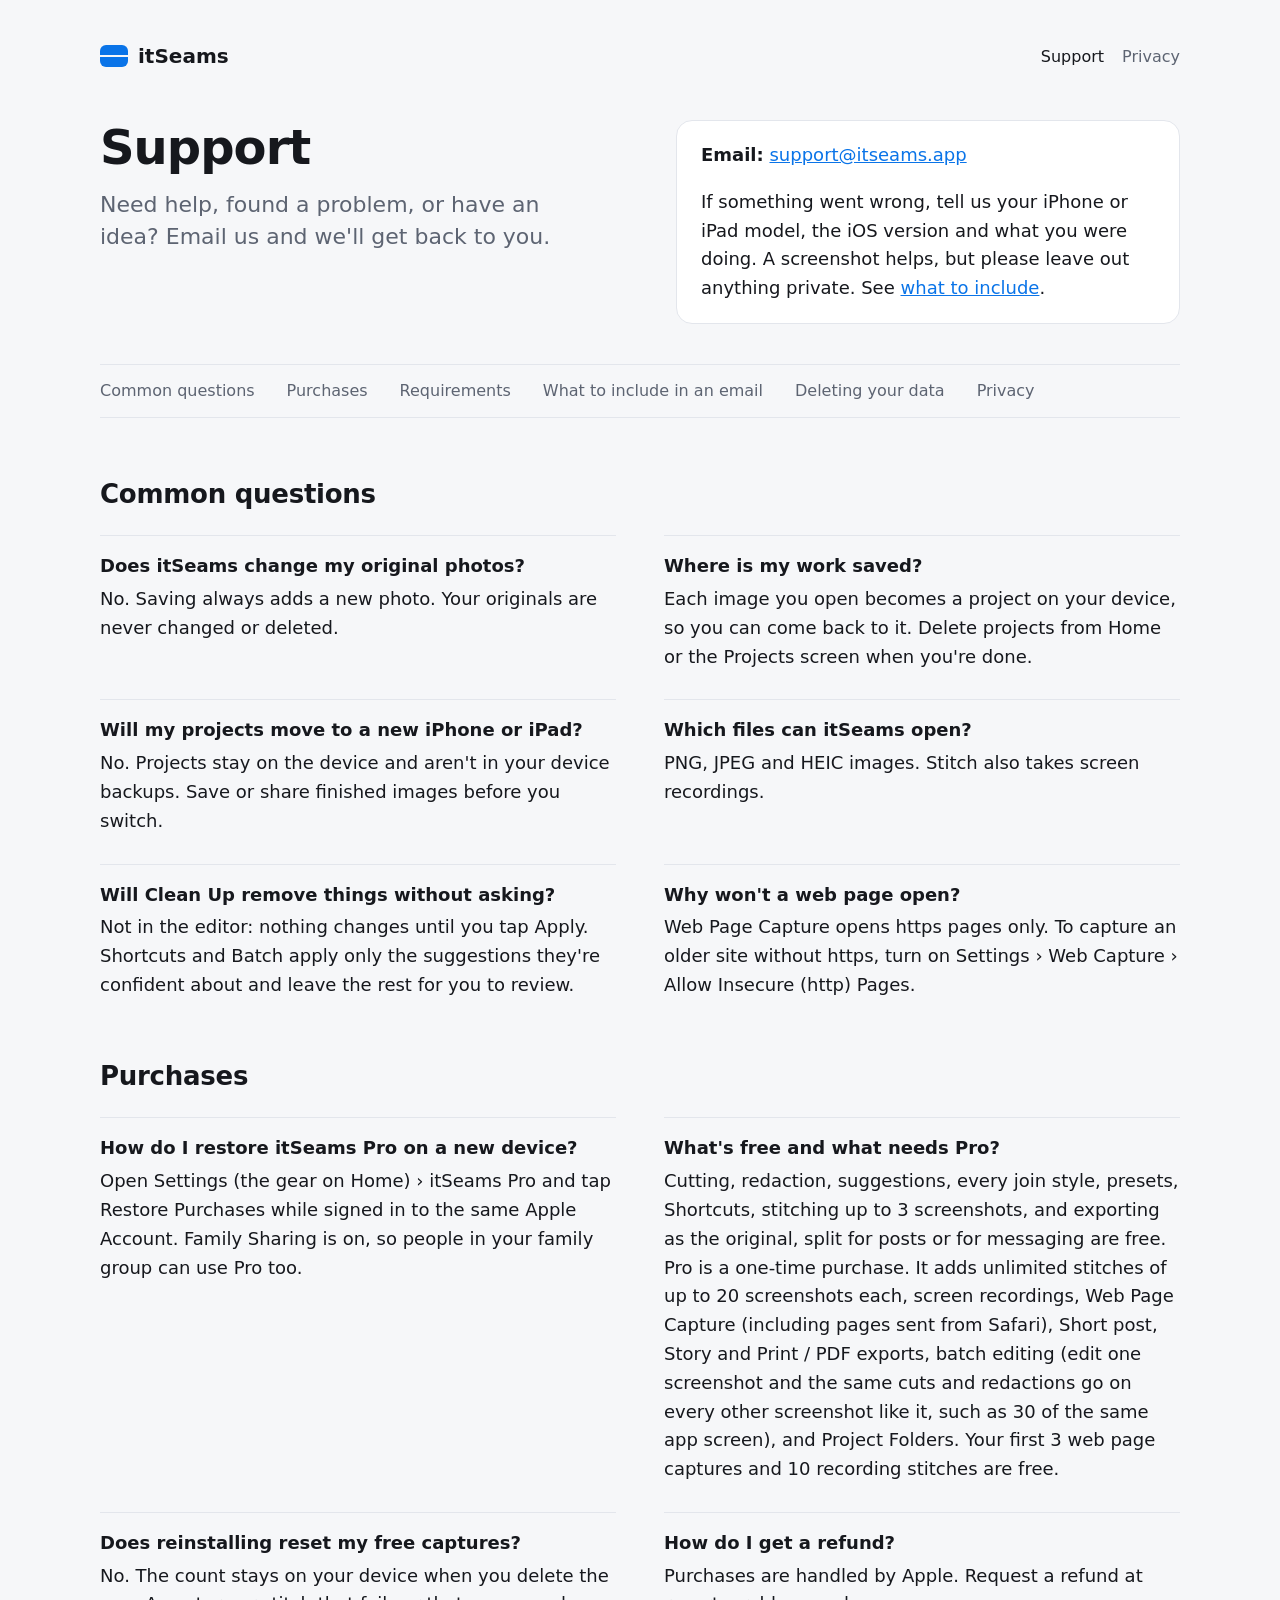
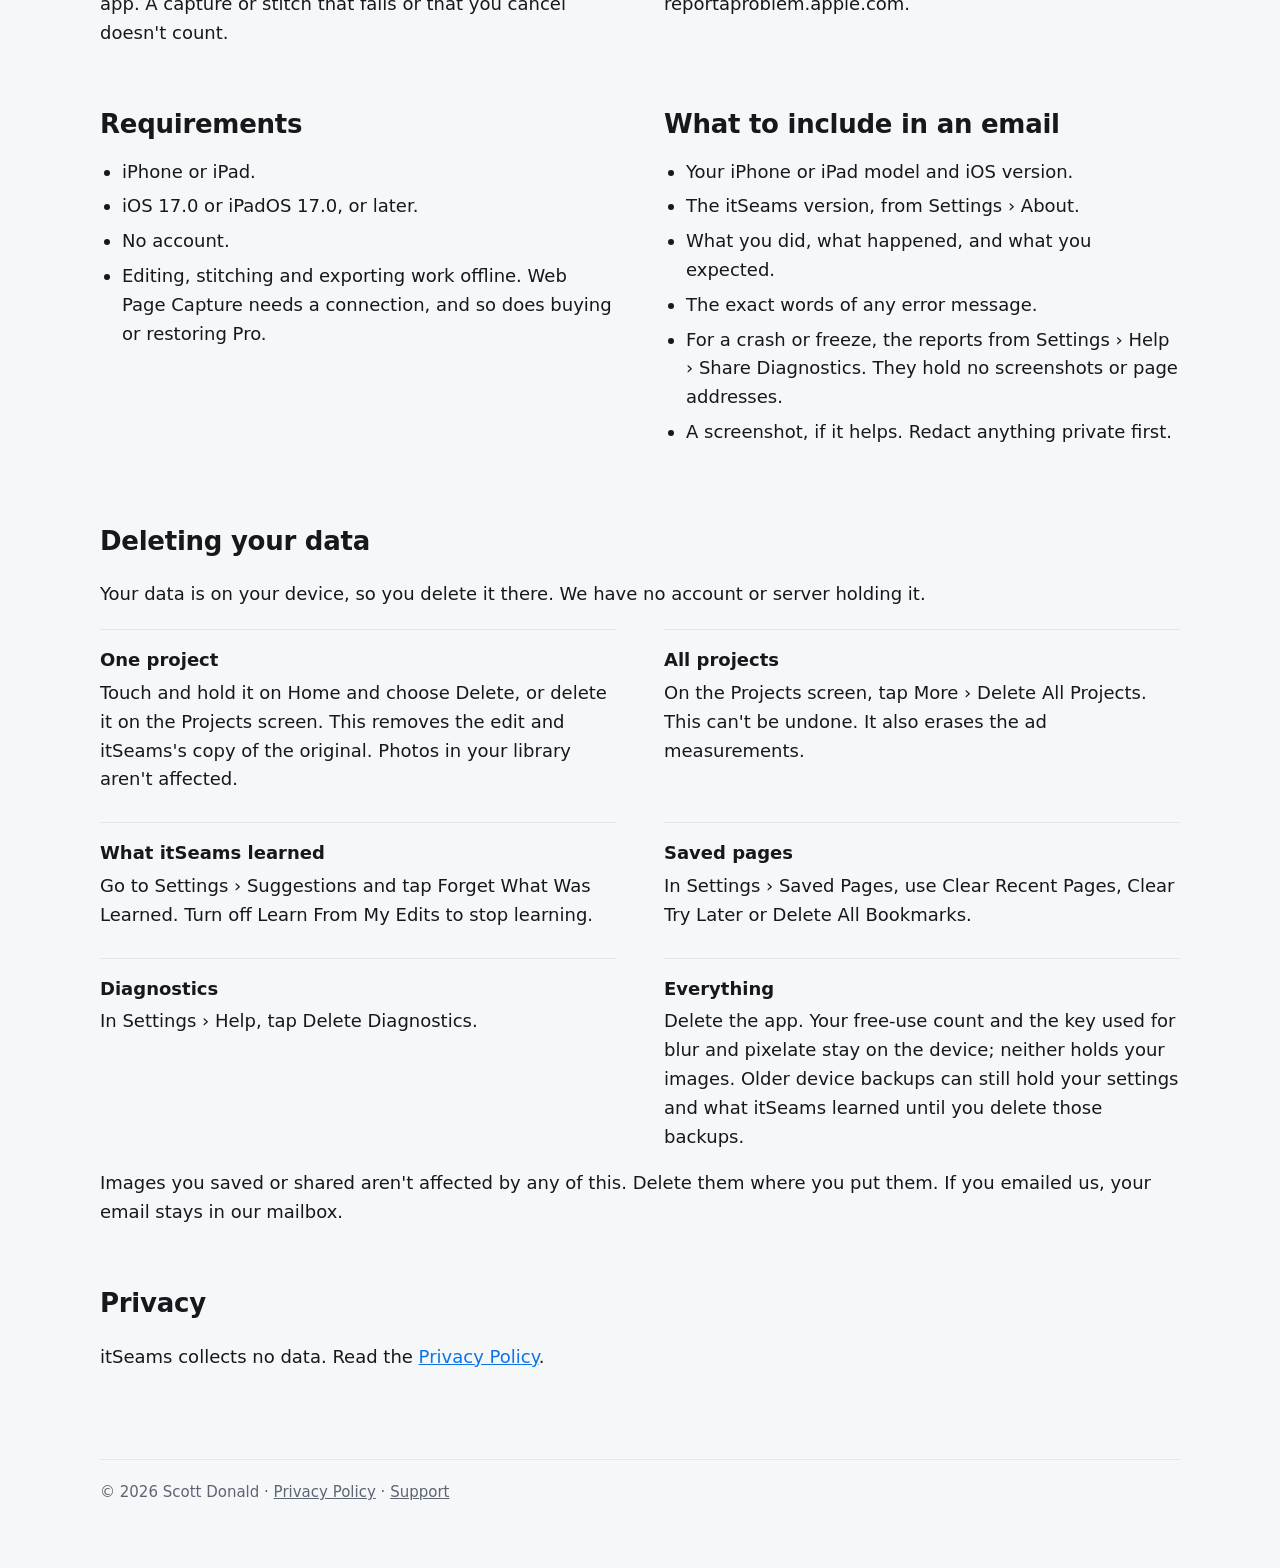
<file: support/index.html>
<!doctype html>
<html lang="en">
<head>
<meta charset="utf-8">
<meta http-equiv="Content-Security-Policy" content="default-src 'none'; script-src 'self'; style-src 'self'; img-src 'self'; form-action 'none'; base-uri 'none'; object-src 'none'">
<meta name="referrer" content="no-referrer">
<meta name="color-scheme" content="light dark">
<meta name="viewport" content="width=device-width, initial-scale=1">
<title>Support · itSeams</title>
<meta name="description" content="Help and contact for itSeams.">
<meta name="theme-color" content="#f6f7f9" media="(prefers-color-scheme: light)">
<meta name="theme-color" content="#0f1115" media="(prefers-color-scheme: dark)">
<link rel="icon" href="/favicon.svg" type="image/svg+xml">
<link rel="stylesheet" href="/style.css">
<link rel="stylesheet" href="/pages.css">
</head>
<body class="doc-page">
<div class="wrap">
<header>
  <a class="brand" href="/"><span class="mark" aria-hidden="true"></span>itSeams</a>
  <nav><a href="/support/" aria-current="page">Support</a><a href="/privacy/">Privacy</a></nav>
</header>
<main class="doc">
  <div class="doc-head even">
    <div>
      <h1>Support</h1>
      <p class="lede">Need help, found a problem, or have an idea? Email us and we'll get back to you.</p>
    </div>

    <div class="card">
      <p><strong>Email:</strong> <a href="mailto:support@itseams.app">support@itseams.app</a></p>
      <p>If something went wrong, tell us your iPhone or iPad model, the iOS version and what you were doing. A screenshot helps, but please leave out anything private. See <a href="#email">what to include</a>.</p>
    </div>
  </div>

  <nav class="toc toc-row" aria-label="On this page">
    <ul>
      <li><a href="#questions">Common questions</a></li>
      <li><a href="#purchases">Purchases</a></li>
      <li><a href="#requirements">Requirements</a></li>
      <li><a href="#email">What to include in an email</a></li>
      <li><a href="#delete">Deleting your data</a></li>
      <li><a href="#privacy">Privacy</a></li>
    </ul>
  </nav>

  <section id="questions">
    <h2>Common questions</h2>
    <dl class="qa">
      <div>
        <dt>Does itSeams change my original photos?</dt>
        <dd>No. Saving always adds a new photo. Your originals are never changed or deleted.</dd>
      </div>
      <div>
        <dt>Where is my work saved?</dt>
        <dd>Each image you open becomes a project on your device, so you can come back to it. Delete projects from Home or the Projects screen when you're done.</dd>
      </div>
      <div>
        <dt>Will my projects move to a new iPhone or iPad?</dt>
        <dd>No. Projects stay on the device and aren't in your device backups. Save or share finished images before you switch.</dd>
      </div>
      <div>
        <dt>Which files can itSeams open?</dt>
        <dd>PNG, JPEG and HEIC images. Stitch also takes screen recordings.</dd>
      </div>
      <div>
        <dt>Will Clean Up remove things without asking?</dt>
        <dd>Not in the editor: nothing changes until you tap Apply. Shortcuts and Batch apply only the suggestions they're confident about and leave the rest for you to review.</dd>
      </div>
      <div>
        <dt>Why won't a web page open?</dt>
        <dd>Web Page Capture opens https pages only. To capture an older site without https, turn on Settings › Web Capture › Allow Insecure (http) Pages.</dd>
      </div>
    </dl>
  </section>

  <section id="purchases">
    <h2>Purchases</h2>
    <dl class="qa">
      <div>
        <dt>How do I restore itSeams Pro on a new device?</dt>
        <dd>Open Settings (the gear on Home) › itSeams Pro and tap Restore Purchases while signed in to the same Apple Account. Family Sharing is on, so people in your family group can use Pro too.</dd>
      </div>
      <div>
        <dt>What's free and what needs Pro?</dt>
        <dd>Cutting, redaction, suggestions, every join style, presets, Shortcuts, stitching up to 3 screenshots, and exporting as the original, split for posts or for messaging are free. Pro is a one-time purchase. It adds unlimited stitches of up to 20 screenshots each, screen recordings, Web Page Capture (including pages sent from Safari), Short post, Story and Print / PDF exports, batch editing (edit one screenshot and the same cuts and redactions go on every other screenshot like it, such as 30 of the same app screen), and Project Folders. Your first 3 web page captures and 10 recording stitches are free.</dd>
      </div>
      <div>
        <dt>Does reinstalling reset my free captures?</dt>
        <dd>No. The count stays on your device when you delete the app. A capture or stitch that fails or that you cancel doesn't count.</dd>
      </div>
      <div>
        <dt>How do I get a refund?</dt>
        <dd>Purchases are handled by Apple. Request a refund at reportaproblem.apple.com.</dd>
      </div>
    </dl>
  </section>

  <div class="duo">
    <section id="requirements">
      <h2>Requirements</h2>
      <ul>
        <li>iPhone or iPad.</li>
        <li>iOS 17.0 or iPadOS 17.0, or later.</li>
        <li>No account.</li>
        <li>Editing, stitching and exporting work offline. Web Page Capture needs a connection, and so does buying or restoring Pro.</li>
      </ul>
    </section>

    <section id="email">
      <h2>What to include in an email</h2>
      <ul>
        <li>Your iPhone or iPad model and iOS version.</li>
        <li>The itSeams version, from Settings › About.</li>
        <li>What you did, what happened, and what you expected.</li>
        <li>The exact words of any error message.</li>
        <li>For a crash or freeze, the reports from Settings › Help › Share Diagnostics. They hold no screenshots or page addresses.</li>
        <li>A screenshot, if it helps. Redact anything private first.</li>
      </ul>
    </section>
  </div>

  <section id="delete">
    <h2>Deleting your data</h2>
    <p>Your data is on your device, so you delete it there. We have no account or server holding it.</p>
    <dl class="qa">
      <div>
        <dt>One project</dt>
        <dd>Touch and hold it on Home and choose Delete, or delete it on the Projects screen. This removes the edit and itSeams's copy of the original. Photos in your library aren't affected.</dd>
      </div>
      <div>
        <dt>All projects</dt>
        <dd>On the Projects screen, tap More › Delete All Projects. This can't be undone. It also erases the ad measurements.</dd>
      </div>
      <div>
        <dt>What itSeams learned</dt>
        <dd>Go to Settings › Suggestions and tap Forget What Was Learned. Turn off Learn From My Edits to stop learning.</dd>
      </div>
      <div>
        <dt>Saved pages</dt>
        <dd>In Settings › Saved Pages, use Clear Recent Pages, Clear Try Later or Delete All Bookmarks.</dd>
      </div>
      <div>
        <dt>Diagnostics</dt>
        <dd>In Settings › Help, tap Delete Diagnostics.</dd>
      </div>
      <div>
        <dt>Everything</dt>
        <dd>Delete the app. Your free-use count and the key used for blur and pixelate stay on the device; neither holds your images. Older device backups can still hold your settings and what itSeams learned until you delete those backups.</dd>
      </div>
    </dl>
    <p>Images you saved or shared aren't affected by any of this. Delete them where you put them. If you emailed us, your email stays in our mailbox.</p>
  </section>

  <section id="privacy">
    <h2>Privacy</h2>
    <p>itSeams collects no data. Read the <a href="/privacy/">Privacy Policy</a>.</p>
  </section>
</main>
<footer>© 2026 Scott Donald · <a href="/privacy/">Privacy Policy</a> · <a href="/support/">Support</a></footer>
</div>
</body>
</html>
</file>
<file: style.css>
:root {
  --bg: #f6f7f9;
  --card: #ffffff;
  --text: #16181d;
  --muted: #5d6472;
  --accent: #0a74e8;
  --accent-soft: rgba(10, 116, 232, 0.1);
  --rule: #e3e6ec;
  color-scheme: light dark;
}
@media (prefers-color-scheme: dark) {
  :root {
    --bg: #0f1115;
    --card: #181b21;
    --text: #eceef2;
    --muted: #9aa1ae;
    --accent: #4ea1ff;
    --accent-soft: rgba(78, 161, 255, 0.14);
    --rule: #2a2e37;
  }
}
* { box-sizing: border-box; }
html { -webkit-text-size-adjust: 100%; }
body {
  margin: 0;
  background: var(--bg);
  color: var(--text);
  font: 17px/1.6 -apple-system, BlinkMacSystemFont, "SF Pro Text", system-ui, sans-serif;
}
.wrap { max-width: 720px; margin: 0 auto; padding: 32px 20px 64px; }
header { display: flex; align-items: center; justify-content: space-between; gap: 16px; margin-bottom: 28px; }
.brand { display: flex; align-items: center; gap: 10px; color: var(--text); text-decoration: none; font-weight: 700; font-size: 20px; }
.mark { width: 28px; height: 22px; border-radius: 6px; background: var(--accent); position: relative; }
.mark::after { content: ""; position: absolute; left: 0; right: 0; top: 10px; height: 2px; background: var(--bg); }
nav a { color: var(--muted); text-decoration: none; margin-left: 18px; font-size: 15px; }
nav a:hover, nav a[aria-current] { color: var(--text); }
h1 { font-size: 36px; line-height: 1.15; margin: 0 0 12px; letter-spacing: -0.02em; }
h2 { font-size: 21px; margin: 36px 0 8px; letter-spacing: -0.01em; }
h3 { font-size: 17px; margin: 0 0 4px; }
.lede { font-size: 20px; color: var(--muted); margin: 0 0 28px; }
.updated { color: var(--muted); font-size: 15px; }
.card { background: var(--card); border: 1px solid var(--rule); border-radius: 16px; padding: 20px 24px; margin: 24px 0; }
.card p:first-child { margin-top: 0; }
.card p:last-child { margin-bottom: 0; }
ul { padding-left: 22px; }
li { margin: 6px 0; }
a { color: var(--accent); }
a:focus-visible, button:focus-visible, [tabindex]:focus-visible { outline: 2px solid var(--accent); outline-offset: 2px; }
dt { font-weight: 600; margin-top: 18px; }
dd { margin: 4px 0 0; color: var(--text); }
footer { margin-top: 56px; padding-top: 20px; border-top: 1px solid var(--rule); color: var(--muted); font-size: 14px; }
footer a { color: var(--muted); }

/* Home */
.hero { margin: 0; }
.hero h1 { font-size: 40px; margin: 0; }
.home-header { justify-content: flex-end; margin-bottom: 4px; }
.title { display: flex; align-items: center; gap: 12px; }
.title .mark { width: 36px; height: 28px; border-radius: 8px; flex: none; }
.title .mark::after { top: 13px; height: 2.5px; }
.slogan { font-size: 21px; color: var(--muted); margin: 2px 0 0; text-wrap: balance; }
#demo.section { margin-top: 20px; }
.intro { margin-top: 28px; }
.intro .lede { max-width: 34em; font-size: 18px; margin-bottom: 12px; }
.store-note { display: inline-block; font-size: 14px; font-weight: 600; color: var(--muted); border: 1px solid var(--rule); border-radius: 999px; padding: 5px 14px; background: var(--card); }
.section { margin-top: 64px; }
.section > h2 { margin-top: 0; font-size: 26px; }
.section-lede { color: var(--muted); margin: 0 0 24px; }
.features { display: grid; grid-template-columns: 1fr; gap: 14px; margin: 24px 0; }
.features .card { margin: 0; }
.features p { margin: 0; color: var(--muted); font-size: 16px; }
.tag-pro { font-size: 11px; font-weight: 700; letter-spacing: 0.04em; text-transform: uppercase; color: var(--accent); background: var(--accent-soft); border-radius: 999px; padding: 2px 8px; margin-left: 6px; vertical-align: 2px; }
.checks { list-style: none; padding: 0; margin: 12px 0 0; }
.checks li { padding-left: 26px; position: relative; margin: 6px 0; }
.checks li::before { content: ""; position: absolute; left: 3px; top: 0.45em; width: 10px; height: 5px; border-left: 2px solid var(--accent); border-bottom: 2px solid var(--accent); transform: rotate(-45deg); }
.label-big { font-size: 19px; font-weight: 700; margin: 0; }
.plans { display: grid; grid-template-columns: 1fr; gap: 14px; margin: 24px 0 8px; }
.plans .card { margin: 0; }
.plans h3 { font-size: 19px; }
.plans .price { color: var(--muted); font-size: 15px; margin: 0 0 4px; }
.plans .checks { margin-top: 8px; }
.plans .plus { margin: 12px 0 0; font-weight: 600; }
.note { color: var(--muted); font-size: 15px; }

@media (min-width: 640px) {
  .features { grid-template-columns: 1fr 1fr; }
  .plans { grid-template-columns: 1fr 1fr; }
}
@media (max-width: 480px) {
  h1 { font-size: 30px; }
  .hero h1 { font-size: 32px; }
  .slogan { font-size: 17px; }
  .intro .lede { font-size: 16px; margin-bottom: 10px; }
  header { margin-bottom: 14px; }
  .home-header { margin-bottom: 0; }
  .title .mark { width: 30px; height: 24px; }
  .title .mark::after { top: 11px; }
  .wrap { padding-top: 16px; }
  #demo.section { margin-top: 14px; }
  .lede { font-size: 18px; }
  nav a { margin-left: 12px; }
  .wrap { padding-left: 16px; padding-right: 16px; }
  .card { padding: 18px; }
  .section { margin-top: 52px; }
  .section > h2 { font-size: 23px; }
}

/* Large screens: headline and intro on the left, the demo beside them in the first view. */
@media (min-width: 1100px) {
  .wrap { max-width: 1120px; padding-top: 40px; }
  .home-header { margin-bottom: 36px; }
  main { display: grid; grid-template-columns: minmax(0, 5fr) minmax(0, 7fr); column-gap: 64px; }
  main > section { grid-column: 1 / -1; }
  main > .hero { grid-column: 1; grid-row: 1; align-self: end; }
  main > .intro { grid-column: 1; grid-row: 2; align-self: start; margin-top: 20px; }
  main > #demo.section { grid-column: 2; grid-row: 1 / span 2; margin-top: 0; }
  .hero h1 { font-size: 56px; }
  .title .mark { width: 46px; height: 36px; border-radius: 10px; }
  .title .mark::after { top: 17px; height: 3px; }
  .slogan { font-size: 26px; }
  .intro .lede { font-size: 20px; }
  .features { grid-template-columns: repeat(3, 1fr); }
  .device { width: 340px; }
  .section > h2 { font-size: 30px; }
  .section { margin-top: 88px; }
}
</file>
<file: demo.css>
/* Interactive demo: a mock web page capture in the app's editor, inside an iPhone or iPad frame. */
.demo {
  --pg-bg: #ffffff;
  --pg-text: #1d2027;
  --pg-muted: #6b7280;
  --pg-line: #e2e5ea;
  --pg-line-2: #d5d9e0;
  --pg-soft: #f2f4f7;
  --bezel: #1b1e24;
  --cut: #0a74e8;
  --cut-soft: rgba(10, 116, 232, 0.12);
  --maybe: #8a5a00;
  --maybe-soft: rgba(214, 140, 0, 0.14);
  --ink: #111318;
  --dur: 380ms;
  /* The app's editor chrome (Shared/Editor colours). */
  --bar: #f6f6f8;
  --bar-line: #d9dbe0;
  --seg: #e4e5e9;
  --seg-on: #ffffff;
  --tint: #007aff;
  --sel: #0055bb;
  --sel-bg: rgba(0, 122, 255, 0.18);
  --badge: #0066d9;
  --sug: #8f3ac2;
  --sug-soft: rgba(143, 58, 194, 0.12);
  --sug-text: #8f3ac2;
  --canvas: #f2f2f7;      /* secondarySystemBackground */
  --chip-bg: rgba(255, 255, 255, 0.92);
  --fill-3: rgba(118, 118, 128, 0.12);
  --grp-bg: #f2f2f7;      /* inset grouped list */
  --grp-row: #ffffff;
  --sep: rgba(60, 60, 67, 0.18);
  --switch-on: #34c759;
  --switch-off: rgba(120, 120, 128, 0.2);
}
@media (prefers-color-scheme: dark) {
  .demo {
    --pg-bg: #1a1d23;
    --pg-text: #e9ebef;
    --pg-muted: #9aa1ae;
    --pg-line: #2c3039;
    --pg-line-2: #353a45;
    --pg-soft: #22262e;
    --bezel: #2b2f38;
    --cut: #4ea1ff;
    --cut-soft: rgba(78, 161, 255, 0.16);
    --maybe: #f0b44c;
    --maybe-soft: rgba(240, 180, 76, 0.16);
    --ink: #f2f3f5; /* redactions read as solid boxes on the dark page */
    --bar: #1f2228;
    --bar-line: #363a43;
    --seg: #30343c;
    --seg-on: #5a5f6b;
    --tint: #4ea1ff;
    --sel: #6ab8ff;
    --sel-bg: rgba(10, 132, 255, 0.18);
    --sug-soft: rgba(143, 58, 194, 0.26);
    --sug-text: #d9a8f5;
    --canvas: #1c1c1e;
    --chip-bg: rgba(44, 44, 48, 0.92);
    --fill-3: rgba(118, 118, 128, 0.24);
    --grp-bg: #000000;
    --grp-row: #1c1c1e;
    --sep: rgba(84, 84, 88, 0.6);
    --switch-on: #30d158;
    --switch-off: rgba(120, 120, 128, 0.36);
  }
}

.demo-grid { display: grid; grid-template-columns: 1fr; gap: 22px; justify-items: center; }
@media (min-width: 640px) {
  .demo-grid { grid-template-columns: auto 1fr; align-items: start; justify-items: start; gap: 32px; }
}

/* Device frame. The iPhone is the default; the iPad block near the end of this file redraws it
   when demo.js adds .ipad to the demo. */
.device {
  position: relative;
  width: 300px; max-width: 100%;
  padding: 10px;
  border-radius: 44px;
  background: var(--bezel);
  box-shadow: 0 1px 0 rgba(255,255,255,0.06) inset, 0 18px 40px rgba(16, 24, 40, 0.18);
}
/* The island: a black pill over the top of the screen, between the time and the icons. */
.device::before { content: ""; position: absolute; top: 16px; left: 50%; width: 80px; height: 22px; margin-left: -40px; border-radius: 999px; background: #000; z-index: 4; pointer-events: none; }
.demo .on-ipad { display: none; }
/* The screen: the app's editor. Status bar and top bar stay put; the capture scrolls on the canvas
   between them and the tool bar, as in EditorView. */
.app {
  position: relative;
  display: flex; flex-direction: column;
  height: min(606px, 78vh);
  min-height: 500px;
  border-radius: 34px;
  overflow: hidden;
  background: var(--bar);
  color: var(--pg-text);
  font: 13px/1.2 -apple-system, BlinkMacSystemFont, system-ui, sans-serif;
}
:where(.app) button { font: inherit; color: inherit; background: none; border: 0; padding: 0; cursor: pointer; -webkit-tap-highlight-color: transparent; }
:where(.app) button:disabled { cursor: default; }
:where(.app-nav, .sug-chip, .cleanup, .app-bar, .inspector) button:focus-visible { outline: 2px solid var(--accent); outline-offset: -2px; }
.app .ic { display: block; width: 20px; height: 20px; fill: none; stroke: currentColor; stroke-width: 1.7; stroke-linecap: round; stroke-linejoin: round; }
.app .ic .dot { fill: currentColor; stroke: none; }
.app-status { flex: none; height: 38px; display: flex; align-items: center; justify-content: space-between; padding: 6px 24px 0 28px; font-size: 12px; font-weight: 600; }
.sb-wifi { display: block; width: 14px; height: 11px; fill: currentColor; }
.sb-pct { font-size: 11px; }
.app-nav { flex: none; height: 40px; display: flex; align-items: center; gap: 2px; padding: 0 8px 0 4px; border-bottom: 1px solid var(--bar-line); }
.nav-start { display: flex; align-items: center; min-width: 0; }
.nav-btn { width: 26px; height: 32px; display: grid; place-items: center; border-radius: 8px; color: var(--tint); }
.nav-btn:disabled { opacity: 0.35; }
.nav-end { margin-left: auto; display: flex; align-items: center; }
.nav-export { height: 32px; padding: 0 2px 0 6px; border-radius: 8px; font-weight: 600; color: var(--tint); }
.nav-seg { display: flex; padding: 2px; border-radius: 9px; background: var(--seg); }
.nav-seg button { height: 26px; padding: 0 9px; border-radius: 7px; font-size: 12px; font-weight: 500; }
.nav-seg button[aria-pressed="true"] { background: var(--seg-on); font-weight: 600; box-shadow: 0 1px 2px rgba(0, 0, 0, 0.14); }

.app-body { flex: 1; min-height: 0; display: flex; }
.app-main { flex: 1; min-width: 0; display: flex; flex-direction: column; }
.inspector { display: none; }

/* The canvas: the image on the system's secondary background, fit to the width. */
.canvas { flex: 1; min-height: 0; position: relative; background: var(--canvas); }
.screen {
  height: 100%;
  overflow-y: auto;
  overscroll-behavior: contain;
  -webkit-overflow-scrolling: touch;
  color: var(--pg-text);
  scrollbar-width: none; /* a real phone shows no scrollbar; the guide hints at scrolling */
}
.screen::-webkit-scrollbar { display: none; }
.screen:focus-visible { outline: 3px solid var(--accent); outline-offset: -3px; }
.pg { background: var(--pg-bg); }
/* With the chip up, the page starts below it (EditorView's top controls inset); the bar at the
   bottom gets the same room. */
.demo.chip-up #page { margin-top: 44px; }
.demo.reviewing #page { margin-bottom: 58px; }

/* SuggestionChip: a capsule over the top of the canvas. */
.sug-chip { position: absolute; top: 8px; left: 50%; transform: translateX(-50%); z-index: 3; display: flex; align-items: center; gap: 5px; max-width: calc(100% - 24px); height: 30px; padding: 0 11px; border-radius: 15px; white-space: nowrap; font-size: 12px; font-weight: 600; background: var(--chip-bg); box-shadow: 0 0 0 1px var(--bar-line) inset, 0 1px 4px rgba(0, 0, 0, 0.12); }
.sug-chip[hidden] { display: none; }
.app .sug-chip .ic { width: 15px; height: 15px; color: var(--sug-text); }
.app .sug-chip .chev { width: 11px; height: 11px; stroke-width: 2.6; color: var(--pg-muted); }
.app .sug-chip .chev[hidden] { display: none; }

/* CleanUpBar: over the bottom of the canvas. */
.cleanup { position: absolute; left: 0; right: 0; bottom: 10px; z-index: 3; display: flex; justify-content: center; gap: 8px; pointer-events: none; }
.cleanup[hidden] { display: none; }
.cleanup button { pointer-events: auto; height: 36px; padding: 0 12px; border-radius: 18px; font-weight: 600; box-shadow: 0 2px 8px rgba(0, 0, 0, 0.16); }
.cu-main { display: flex; align-items: center; gap: 5px; background: var(--sug); color: #fff; }
.app .cu-main .ic { width: 16px; height: 16px; }
.cu-review { background: var(--seg); color: var(--sug-text); }

/* EditorToolbar */
.app-bar { flex: none; border-top: 1px solid var(--bar-line); }
.redact-row { padding: 6px 12px 7px; border-bottom: 1px solid var(--bar-line); }
.redact-row[hidden] { display: none; }
.rr-head { display: flex; align-items: center; justify-content: space-between; font-size: 12px; }
.rr-head button { color: var(--tint); height: 28px; padding: 0 4px; border-radius: 6px; }
.rr-tiles { display: flex; gap: 5px; margin: 4px 0 5px; overflow-x: auto; scrollbar-width: none; }
.rr-tiles::-webkit-scrollbar { display: none; }
.rr-tile { flex: none; min-width: 48px; height: 42px; padding: 0 4px; display: flex; flex-direction: column; align-items: center; justify-content: center; gap: 3px; border-radius: 8px; font-size: 9px; white-space: nowrap; background: var(--fill-3); }
.rr-tile[aria-pressed="true"] { background: var(--sel-bg); color: var(--tint); box-shadow: 0 0 0 1.5px var(--tint) inset; }
.rr-g { display: block; width: 26px; height: 16px; border-radius: 3px; border: 1px solid currentColor; }
.rr-black { background: currentColor; }
.rr-white { background: #fff; border-color: var(--pg-line-2); }
.rr-pix { background: repeating-conic-gradient(currentColor 0 25%, transparent 0 50%) 0 0 / 6px 6px; opacity: 0.8; }
.rr-pix-l { background-size: 10px 10px; }
.rr-blur { background: radial-gradient(currentColor, transparent 75%); opacity: 0.55; }
.rr-note { display: flex; align-items: center; gap: 4px; margin: 0; font-size: 10px; color: var(--pg-muted); }
.app .rr-note .ic { width: 11px; height: 11px; }
.tools { display: flex; gap: 2px; padding: 3px 5px 0; }
.tool { flex: 1 1 0; min-width: 0; height: 44px; display: flex; flex-direction: column; align-items: center; justify-content: center; gap: 2px; border-radius: 9px; }
.tool:hover { background: var(--pg-soft); }
.tool[aria-pressed="true"] { background: var(--sel-bg); color: var(--sel); }
.tool-ic { position: relative; display: block; }
.tool-t { font-size: 10px; line-height: 12px; white-space: nowrap; }
.tool-badge { position: absolute; left: 13px; top: -5px; min-width: 14px; padding: 0 3px; border-radius: 7px; background: var(--badge); color: #fff; font-size: 9.5px; line-height: 14px; font-weight: 700; text-align: center; }
.tool-badge[hidden] { display: none; }
.home-ind { width: 96px; height: 4px; margin: 6px auto 6px; border-radius: 2px; background: var(--pg-text); }

/* Mock page */
.pg { font: 12px/1.5 -apple-system, BlinkMacSystemFont, system-ui, sans-serif; padding-bottom: 18px; }
.band { position: relative; overflow: hidden; transition: height var(--dur) ease; }
.band > * { transition: opacity calc(var(--dur) * 0.6) ease; }
.band::after {
  content: ""; position: absolute; left: 0; right: 0; top: calc(50% - 1px); height: 2px;
  background: var(--cut); opacity: 0; transition: opacity var(--dur) ease; pointer-events: none;
}
.band.cut > * { opacity: 0; }
.band.cut::after { opacity: 1; }

.sbar { height: 30px; display: flex; align-items: center; justify-content: space-between; padding: 0 24px 0 28px; font-weight: 600; font-size: 12px; }
.sb-icons { display: flex; gap: 5px; align-items: center; }
.sb-sig { width: 15px; height: 9px; background: linear-gradient(to right, currentColor 0 3px, transparent 3px 4px, currentColor 4px 7px, transparent 7px 8px, currentColor 8px 11px, transparent 11px 12px, currentColor 12px 15px); clip-path: polygon(0 100%, 100% 0, 100% 100%); }
.sb-bat { width: 20px; height: 10px; border: 1.5px solid currentColor; border-radius: 3px; position: relative; opacity: 0.9; }
.sb-bat::after { content: ""; position: absolute; inset: 1.5px; right: 4px; background: currentColor; border-radius: 1px; }

.sb-btn { font: inherit; color: inherit; background: none; border: 0; padding: 3px 4px; margin: -3px -4px; border-radius: 5px; cursor: pointer; display: inline-flex; align-items: center; }
.sb-btn:focus-visible { outline: 2px solid var(--accent); outline-offset: 1px; }
.sb-pop { position: absolute; left: 50%; top: 94px; transform: translateX(-50%); width: calc(100% - 48px); max-width: 250px; z-index: 7; padding: 9px 12px; border-radius: 12px; background: rgba(24, 27, 33, 0.92); color: #fff; font: 500 12px/1.35 -apple-system, BlinkMacSystemFont, system-ui, sans-serif; text-align: center; box-shadow: 0 6px 18px rgba(0, 0, 0, 0.25); transition: opacity 0.2s, transform 0.2s; }
.sb-pop.off { opacity: 0; transform: translate(-50%, -6px); pointer-events: none; }
/* The captured site's masthead: an invented local paper, its mark drawn here. */
.site { display: flex; align-items: center; padding: 10px 16px 6px; border-bottom: 1px solid var(--pg-line); }
.logo { display: flex; align-items: center; gap: 7px; }
.logo-mark { display: block; width: 20px; height: 20px; flex: none; }
.lm-bg { fill: #1f5f6b; }
.lm-wave { fill: none; stroke: #fff; stroke-width: 1.8; stroke-linecap: round; }
.lm-sun { fill: #f2c14e; }
.logo b { font: 700 15px/1 Georgia, "Times New Roman", serif; letter-spacing: -0.01em; white-space: nowrap; }
.site-nav { align-items: center; gap: 16px; font-size: 11px; font-weight: 600; color: var(--pg-muted); }

.pad { padding: 0 16px; }
.kicker { margin: 14px 0 4px; font-size: 10px; font-weight: 700; letter-spacing: 0.08em; text-transform: uppercase; color: var(--cut); }
.hl { margin: 0 0 8px; font: 700 20px/1.2 Georgia, "Times New Roman", serif; letter-spacing: -0.01em; }
.byline { margin: 0 0 12px; color: var(--pg-muted); font-size: 11px; }
.photo {
  height: 150px; margin: 0 16px; border-radius: 8px; position: relative; overflow: hidden; background: #cfe6f5;
}
.photo img { display: block; width: 100%; height: 100%; object-fit: cover; object-position: 54% 50%; }
@media (prefers-color-scheme: dark) {
  .photo { filter: brightness(0.82) saturate(0.9); }
}
.cap { margin: 6px 16px 12px; color: var(--pg-muted); font-size: 10px; }
.txt p { margin: 0 0 8px; }
.txt { padding-bottom: 4px; }

.ad { margin: 8px 16px 12px; }
/* Inline video ad: a generic car, drawn here. */
.vid-frame { position: relative; border-radius: 6px; overflow: hidden; aspect-ratio: 2 / 1; background: #9fc7e6; }
.vid-scene { display: block; width: 100%; height: 100%; }
.vs-sky { fill: #b9dcf2; }
.vs-hill { fill: #8fb89a; }
.vs-road { fill: #5b616b; }
.vs-dash rect { fill: #e9e3c4; }
.vs-body { fill: #c8473d; }
.vs-glass { fill: #dbe9f3; }
.vs-tyre { fill: #23262c; }
.vs-hub { fill: #aeb3bb; }
.vs-dash { animation: vs-road 1.2s linear infinite; }
@keyframes vs-road { to { transform: translateX(-40px); } }
.vid-play { border: 0; padding: 0; cursor: pointer; position: absolute; left: 50%; top: 42%; width: 34px; height: 34px; margin: -17px 0 0 -17px; border-radius: 50%; background: rgba(0, 0, 0, 0.55); }
.vid-play:focus-visible { outline: 2px solid #fff; outline-offset: 2px; }
.vid-play::after { content: ""; position: absolute; left: 13px; top: 10px; border-style: solid; border-width: 7px 0 7px 11px; border-color: transparent transparent transparent #fff; }
.vid-bar { position: absolute; left: 8px; right: 40px; bottom: 8px; height: 3px; border-radius: 2px; background: rgba(255, 255, 255, 0.45); }
.vid-bar i { display: block; width: 35%; height: 100%; border-radius: 2px; background: #fff; }
.vid-time { position: absolute; right: 8px; bottom: 4px; font-size: 9px; font-weight: 600; color: #fff; }
.vid-cta { display: flex; align-items: center; justify-content: space-between; gap: 8px; margin: 6px 0 0; font-size: 10px; color: var(--pg-muted); }
.vid-cta b { flex: none; font-size: 10px; padding: 4px 8px; border-radius: 4px; background: var(--pg-soft); color: var(--pg-text); }
@media (prefers-color-scheme: dark) { .vid-frame { filter: brightness(0.85); } }
.ad small { display: block; text-align: center; font-size: 9px; letter-spacing: 0.08em; text-transform: uppercase; color: var(--pg-muted); margin-bottom: 4px; }
.gap { height: 170px; }

.signup { margin: 8px 16px 14px; padding: 14px; border-radius: 10px; background: var(--pg-soft); border: 1px solid var(--pg-line); }
.signup strong { display: block; font-size: 13px; margin-bottom: 2px; }
.signup p { margin: 0 0 10px; color: var(--pg-muted); font-size: 11px; }
.signup .row { display: flex; gap: 6px; }
.signup .field { flex: 1; min-width: 0; height: 30px; border-radius: 6px; background: var(--pg-bg); border: 1px solid var(--pg-line-2); color: var(--pg-muted); font-size: 11px; display: flex; align-items: center; padding: 0 8px; }
.signup .go { height: 30px; padding: 0 10px; border-radius: 6px; border: 0; cursor: pointer; background: var(--pg-text); color: var(--pg-bg); font: 600 11px/1 -apple-system, BlinkMacSystemFont, system-ui, sans-serif; display: flex; align-items: center; }
.signup .go:focus-visible { outline: 2px solid var(--accent); outline-offset: 1px; }

.related { margin: 6px 16px 0; padding-top: 12px; border-top: 1px solid var(--pg-line); }
.related > strong { display: block; font-size: 10px; font-weight: 700; letter-spacing: 0.08em; text-transform: uppercase; color: var(--pg-muted); margin-bottom: 8px; }
.rel { display: flex; gap: 10px; align-items: center; margin-bottom: 10px; }
/* Thumbnails: little drawn scenes, so the links read as stories. */
.rel i { flex: none; width: 44px; height: 34px; border-radius: 5px; display: block; }
.rel .th-bridge { background: linear-gradient(transparent 52%, #6f7d8c 52% 60%, transparent 60%), linear-gradient(#bfdcef 62%, #6aa3c4 62%); }
.rel .th-books { background: linear-gradient(90deg, #c8473d 0 20%, #e9c46a 20% 38%, #2a9d8f 38% 58%, #f4a261 58% 76%, #577590 76%) bottom / 100% 70% no-repeat, #efe6d6; }
.rel .th-boat { background: radial-gradient(circle at 72% 30%, #f2c14e 0 12%, transparent 13%), linear-gradient(#f6d5b8 55%, #4f86a8 55%); }
@media (prefers-color-scheme: dark) { .rel i { filter: brightness(0.85); } }
.rel > span { flex: 1; min-width: 0; display: flex; flex-direction: column; gap: 2px; }
.rel b { font-size: 11.5px; line-height: 1.3; }
.rel small { font-size: 9.5px; color: var(--pg-muted); }
.foot { margin: 8px 16px 0; padding-top: 10px; border-top: 1px solid var(--pg-line); font-size: 9.5px; color: var(--pg-muted); }

/* Names in the article: plain text until Redact is on */
.nm {
  font: inherit; color: inherit; background: none; border: 0; padding: 0 1px; margin: 0 -1px;
  border-radius: 3px; cursor: default; -webkit-tap-highlight-color: transparent;
}
.demo.redacting .nm { cursor: pointer; background: var(--cut-soft); box-shadow: 0 0 0 1px var(--cut) inset; }
.nm.redacted, .demo.redacting .nm.redacted { background: var(--ink); color: transparent; box-shadow: none; }
.nm:focus-visible { outline: 2px solid var(--cut); outline-offset: 1px; }

/* Suggestions */
.demo.reviewing .band.sug { outline: 2px dashed var(--sug); outline-offset: -2px; background: var(--sug-soft); }
.demo.reviewing .band.sug.off { outline: 1.5px dashed var(--pg-line-2); background: transparent; }
.demo.reviewing .band.sug.off.maybe { outline: 1.5px dashed var(--maybe); background: var(--maybe-soft); }
.chip {
  position: absolute; top: 6px; right: 8px; z-index: 2;
  display: inline-flex; align-items: center; gap: 5px;
  font: 600 11px/1 -apple-system, BlinkMacSystemFont, system-ui, sans-serif;
  padding: 5px 9px 5px 7px; border-radius: 999px; border: 0; cursor: pointer;
  background: var(--sug); color: #fff;
}
.chip::before { content: ""; width: 9px; height: 9px; border-radius: 50%; background: #fff; box-shadow: 0 0 0 1.5px #fff inset; }
.chip[aria-pressed="false"] { background: var(--pg-bg); color: var(--pg-text); box-shadow: 0 0 0 1px var(--pg-line-2); }
.chip[aria-pressed="false"]::before { background: transparent; box-shadow: 0 0 0 1.5px var(--pg-muted) inset; }
.chip .tag { font-weight: 500; opacity: 0.75; }
.chip:focus-visible { outline: 2px solid var(--accent); outline-offset: 1px; }
.band-sbar .chip { top: 4px; }

/* Before view: show what was removed */
.band.was-cut { background: repeating-linear-gradient(135deg, var(--cut-soft) 0 6px, transparent 6px 12px); box-shadow: 0 0 0 1.5px var(--cut) inset; }
.band.was-cut > * { opacity: 0.55; }
.demo.reviewing .band.sug.was-cut { background: repeating-linear-gradient(135deg, var(--cut-soft) 0 6px, transparent 6px 12px); }

/* Controls */
.panel { width: 100%; max-width: 380px; }
.steps { list-style: none; margin: 0; padding: 0; counter-reset: step; }
.steps li { display: flex; align-items: flex-start; gap: 12px; margin: 0 0 14px; }
.steps li::before {
  counter-increment: step; content: counter(step);
  flex: none; width: 24px; height: 24px; margin-top: 8px; border-radius: 50%;
  display: grid; place-items: center; font-size: 12px; font-weight: 700;
  color: var(--muted); border: 1.5px solid var(--rule);
}
.steps li > div { flex: 1; }
.steps .hint { display: block; color: var(--muted); font-size: 14px; margin-top: 4px; }
.btn {
  font: 600 16px/1 -apple-system, BlinkMacSystemFont, system-ui, sans-serif;
  min-height: 40px; padding: 10px 18px; border-radius: 12px; cursor: pointer;
  background: var(--card); color: var(--text); border: 1px solid var(--rule);
}
.btn:hover:not(:disabled) { border-color: var(--muted); }
.btn.primary { background: var(--accent); color: #fff; border-color: transparent; }
@media (prefers-color-scheme: dark) { .btn.primary { color: #0b1220; } }
.btn:disabled { opacity: 0.45; cursor: default; }
.btn[aria-pressed="true"] { background: var(--accent-soft); border-color: var(--accent); color: var(--accent); }
.seg { display: inline-flex; padding: 3px; gap: 3px; border-radius: 12px; border: 1px solid var(--rule); background: var(--card); }
.seg .btn { border: 0; min-height: 34px; padding: 8px 14px; border-radius: 9px; font-size: 15px; background: transparent; }
.seg .btn[aria-pressed="true"] { background: var(--accent-soft); color: var(--accent); }
.demo-status { min-height: 3.2em; margin: 6px 0 10px; padding: 12px 14px; border-radius: 12px; background: var(--card); border: 1px solid var(--rule); font-size: 15px; }
.linkish { font: inherit; font-size: 15px; background: none; border: 0; padding: 4px 0; color: var(--accent); cursor: pointer; text-decoration: underline; text-underline-offset: 3px; }

.autoplay-badge { position: absolute; left: 50%; top: -12px; transform: translateX(-50%); z-index: 6; white-space: nowrap; font: 600 12px/1 -apple-system, BlinkMacSystemFont, system-ui, sans-serif; color: #fff; background: var(--accent); padding: 6px 10px; border-radius: 999px; box-shadow: 0 2px 8px rgba(16, 24, 40, 0.2); opacity: 0; transition: opacity 0.3s; pointer-events: none; }
.autoplay-badge.on { opacity: 1; }

/* Idle guide (guide.js): a pulsing ring on the next button, or a finger swiping up in the phone. */
.btn.hint-pulse { animation: hint-ring 1.6s ease-out infinite; }
@keyframes hint-ring {
  0% { box-shadow: 0 0 0 0 var(--accent); }
  70%, 100% { box-shadow: 0 0 0 10px transparent; }
}
.ghost { position: absolute; left: 50%; bottom: 22%; width: 44px; height: 44px; margin-left: -22px; pointer-events: none; opacity: 0; transition: opacity 0.3s; z-index: 5; }
.ghost.on { opacity: 1; }
.ghost-dot, .ghost-trail { position: absolute; left: 0; top: 0; width: 44px; height: 44px; border-radius: 50%; }
.ghost-dot { background: rgba(255, 255, 255, 0.55); border: 2px solid rgba(255, 255, 255, 0.95); box-shadow: 0 2px 12px rgba(0, 0, 0, 0.3); }
.ghost-trail { background: rgba(255, 255, 255, 0.3); }
.ghost.on .ghost-dot { animation: ghost-swipe 2.4s cubic-bezier(0.45, 0, 0.15, 1) infinite; }
.ghost.on .ghost-trail { animation: ghost-trail 2.4s cubic-bezier(0.45, 0, 0.15, 1) infinite; }
.ghost-label { position: absolute; top: 52px; left: 50%; transform: translateX(-50%); font: 600 12px/1 -apple-system, BlinkMacSystemFont, system-ui, sans-serif; color: #fff; background: rgba(0, 0, 0, 0.6); padding: 4px 8px; border-radius: 999px; }
.ghost-mouse { display: none; }
.ghost.mouse .ghost-dot, .ghost.mouse .ghost-trail { display: none; }
.ghost.mouse .ghost-mouse { display: block; position: absolute; left: 50%; top: 4px; width: 24px; height: 36px; margin-left: -12px; border: 2px solid #fff; border-radius: 13px; background: rgba(0, 0, 0, 0.45); box-shadow: 0 2px 10px rgba(0, 0, 0, 0.3); }
.ghost.mouse .ghost-mouse::after { content: ""; position: absolute; left: 50%; top: 6px; width: 4px; height: 8px; margin-left: -2px; border-radius: 2px; background: #fff; }
.ghost.mouse.on .ghost-mouse::after { animation: ghost-wheel 1.4s ease-in-out infinite; }
@keyframes ghost-wheel {
  0% { transform: translateY(0); opacity: 1; }
  70% { transform: translateY(10px); opacity: 0; }
  100% { transform: translateY(0); opacity: 0; }
}
@keyframes ghost-swipe {
  0% { transform: translateY(0) scale(0.5); opacity: 0; }
  15% { transform: translateY(0) scale(1.05); opacity: 1; }
  25% { transform: translateY(0) scale(1); opacity: 1; }
  65% { transform: translateY(-130px) scale(0.9); opacity: 0.85; }
  80%, 100% { transform: translateY(-130px) scale(0.6); opacity: 0; }
}
@keyframes ghost-trail {
  0%, 22% { transform: translateY(0) scale(0.8); opacity: 0; }
  40% { opacity: 0.5; }
  70%, 100% { transform: translateY(-100px) scale(0.6); opacity: 0; }
}

@media (prefers-reduced-motion: reduce) {
  .ghost.mouse.on .ghost-mouse::after { animation: none; }
  .sb-pop { transition: none; }
  .btn.hint-pulse { animation: none; box-shadow: 0 0 0 3px var(--accent); }
  .ghost.on .ghost-dot, .ghost.on .ghost-trail { animation: none; }
  .ghost-trail { display: none; }
  .ghost-dot::after { content: ""; position: absolute; left: 50%; top: 9px; margin-left: -7px; border-style: solid; border-width: 0 7px 12px; border-color: transparent transparent #fff; }
  .vs-dash { animation: none; }
  .band, .band > *, .band::after { transition: none; }
}
.vh { position: absolute; width: 1px; height: 1px; padding: 0; margin: -1px; overflow: hidden; clip: rect(0 0 0 0); white-space: nowrap; border: 0; }
.chip[hidden], .panel[hidden] { display: none; }

/* Phones: the controls sit beside a smaller phone, the status line below both. */
@media (max-width: 639px) {
  .demo-grid { grid-template-columns: auto minmax(0, 1fr); justify-items: stretch; align-items: center; gap: 12px; }
  .device { zoom: 0.7; }
  .app { height: min(606px, 74vh); }
  .panel:not([hidden]) { display: contents; }
  .steps { grid-column: 2; grid-row: 1; }
  .steps li { margin: 0 0 10px; }
  .steps li::before, .steps .hint { display: none; }
  .steps .btn { width: 100%; font-size: 15px; padding: 10px 6px; min-height: 44px; }
  .steps .seg { display: flex; flex-direction: column; width: 100%; }
  .demo-status { grid-column: 1 / -1; margin: 0; font-size: 14px; min-height: 2.6em; padding: 10px 12px; }
  .linkish { grid-column: 1 / -1; justify-self: start; }
}

/* Export (demo.js step 5): a small card of presets with a cartoon of the result. */
.ex-step { position: relative; }
.ex-pop {
  position: absolute; z-index: 20; top: calc(100% + 8px); right: 0;
  width: 300px; max-width: calc(100vw - 32px); padding: 12px 14px;
  border-radius: 16px; background: var(--card); color: var(--text); border: 1px solid var(--rule);
  box-shadow: 0 12px 32px rgba(16, 24, 40, 0.2); font-size: 14px; line-height: 1.4;
  scroll-margin: 16px;
}
/* The scrim catches a tap outside the card, so it only closes the card and never reaches what's behind. */
.ex-scrim { position: fixed; inset: 0; z-index: 19; background: transparent; }
.ex-pop[hidden], .ex-scrim[hidden] { display: none; }
.ex-head { display: flex; align-items: center; justify-content: space-between; margin-bottom: 8px; }
.ex-title { margin: 0; font-size: 16px; }
.ex-close { font: 600 15px/1 -apple-system, BlinkMacSystemFont, system-ui, sans-serif; color: var(--accent); background: none; border: 0; padding: 8px 4px; margin: -8px -4px; cursor: pointer; }
.ex-opts { display: flex; flex-wrap: wrap; gap: 6px; }
.ex-opt {
  display: inline-flex; align-items: center; min-height: 32px; padding: 5px 10px; border-radius: 999px; cursor: pointer;
  font: 600 13px/1.2 -apple-system, BlinkMacSystemFont, system-ui, sans-serif;
  background: var(--bg); color: var(--text); border: 1px solid var(--rule);
}
.ex-opt:hover { border-color: var(--muted); }
.ex-opt[aria-pressed="true"] { background: var(--accent-soft); border-color: var(--accent); color: var(--accent); }
.ex-opt .tag-pro { font-size: 9px; padding: 1px 6px; margin-left: 2px; vertical-align: 0; }
.ex-sim { margin-top: 10px; padding: 8px; border-radius: 12px; background: var(--bg); }
.ex-art { display: block; width: 100%; height: auto; overflow: visible; }
.ex-sheet { fill: var(--pg-bg); stroke: var(--rule); stroke-width: 1; }
.ex-paper { fill: #fff; stroke: #d5d9e0; }
.ex-line { fill: var(--pg-line-2); }
.ex-ink { fill: var(--pg-text); opacity: 0.8; }
.ex-pic { fill: var(--cut); opacity: 0.35; }
.ex-cut { stroke: var(--cut); stroke-width: 1.5; stroke-dasharray: 4 3; }
.ex-scissors { fill: none; stroke: var(--cut); stroke-width: 1.4; stroke-linecap: round; }
.ex-arrow { fill: none; stroke: var(--muted); stroke-width: 2; stroke-linecap: round; stroke-linejoin: round; }
.ex-num { fill: var(--muted); font: 600 9px -apple-system, BlinkMacSystemFont, system-ui, sans-serif; }
.ex-pn { fill: #6b7280; font: 600 7px -apple-system, BlinkMacSystemFont, system-ui, sans-serif; }
.ex-cap { margin: 8px 0 0; font-weight: 600; }
.ex-note { margin: 0; color: var(--muted); font-size: 12px; }
.ex-measure { position: absolute; left: 0; top: 0; width: 280px; visibility: hidden; pointer-events: none; }
/* Cut lines draw in, then the pieces drop in. */
.ex-anim .ex-cut, .ex-anim .ex-piece { transform-box: fill-box; transform-origin: 0 50%; }
.ex-anim .ex-cut { animation: ex-cut 0.3s ease-out both; animation-delay: calc(var(--i, 0) * 0.1s); }
.ex-anim .ex-scissors { animation: ex-fade 0.3s ease-out both; }
.ex-anim .ex-piece { animation: ex-in 0.35s ease-out both; animation-delay: calc(0.3s + var(--i, 0) * 0.1s); }
@keyframes ex-cut { from { transform: scaleX(0); } }
@keyframes ex-fade { from { opacity: 0; } }
@keyframes ex-in { from { transform: translateY(-6px); opacity: 0; } }
@media (prefers-reduced-motion: reduce) {
  .ex-anim .ex-cut, .ex-anim .ex-scissors, .ex-anim .ex-piece { animation: none; }
}
/* Phones and short screens: the card is a sheet centred on the screen at full size, over a dimmed
   page. (An iPad zoomed down to fit a phone would make a card anchored to its Export too small to read.) */
@media (max-width: 639px), (max-height: 500px) {
  .ex-scrim { background: rgba(0, 0, 0, 0.45); }
  .ex-pop {
    position: fixed; z-index: 20; top: 50%; left: 50%; right: auto; bottom: auto; transform: translate(-50%, -50%);
    width: min(340px, calc(100vw - 32px)); max-width: none;
    max-height: calc(100vh - 32px); max-height: calc(100dvh - 32px); overflow-y: auto; overscroll-behavior: contain;
    box-shadow: 0 16px 48px rgba(0, 0, 0, 0.35);
  }
}

/* EditorInspector: the iPad's column beside the canvas (CutListSheet and SuggestionsSheet as
   inset grouped lists under an Edits | Suggestions switch). Shown by the iPad block below. */
.inspector { flex-direction: column; flex: none; width: var(--insp-w, 300px); min-height: 0; border-left: 1px solid var(--bar-line); background: var(--grp-bg); font-size: 12px; }
.insp-seg { flex: none; display: flex; margin: 8px 12px 6px; padding: 2px; border-radius: 9px; background: var(--seg); }
.insp-seg button { flex: 1 1 0; min-width: 0; height: 26px; border-radius: 7px; font-size: 11.5px; font-weight: 500; white-space: nowrap; }
.insp-seg button[aria-pressed="true"] { background: var(--seg-on); font-weight: 600; box-shadow: 0 1px 2px rgba(0, 0, 0, 0.14); }
.insp-pane { flex: 1; min-height: 0; display: flex; flex-direction: column; }
.insp-pane[hidden] { display: none; }
.insp-tools { flex: none; display: flex; justify-content: flex-end; padding: 0 12px; }
.insp-link { display: inline-flex; align-items: center; gap: 4px; height: 26px; color: var(--tint); font-size: 12px; }
.insp-link:disabled { opacity: 0.4; }
.app .insp-link .ic { width: 14px; height: 14px; }
.insp-empty { flex: 1; display: flex; flex-direction: column; align-items: center; justify-content: center; gap: 5px; padding: 16px; text-align: center; color: var(--pg-muted); line-height: 1.35; }
.insp-empty[hidden] { display: none; }
.app .insp-empty .ic { width: 30px; height: 30px; margin-bottom: 4px; stroke-width: 1.4; }
.insp-empty strong { color: var(--pg-text); font-size: 15px; }
.insp-list { flex: 1; min-height: 0; overflow-y: auto; overscroll-behavior: contain; padding: 2px 12px 12px; scrollbar-width: thin; }
.insp-list[hidden] { display: none; }
.ig-sec[hidden] { display: none; }
.ig-head { display: flex; align-items: center; gap: 5px; margin: 10px 4px 5px; font-size: 11px; font-weight: 500; color: var(--pg-muted); }
.app .ig-head .ic { width: 13px; height: 13px; }
.ig-group { border-radius: 10px; overflow: hidden; background: var(--grp-row); }
.ig-group:empty { display: none; }
.ig-row { display: flex; align-items: center; gap: 8px; padding: 8px 10px; }
.ig-row[hidden] { display: none; }
.ig-row ~ .ig-row:not([hidden]) { background: linear-gradient(var(--sep), var(--sep)) right top / calc(100% - 42px) 1px no-repeat; }
.ig-main { flex: 1; min-width: 0; display: flex; align-items: flex-start; gap: 8px; text-align: left; border-radius: 6px; }
.ig-ic { flex: none; width: 24px; display: grid; place-items: center; padding-top: 1px; color: var(--sug-text); }
.ig-ic.cut { color: var(--tint); }
.ig-ic.red { color: #ff9500; }
.app .ig-ic .ic { width: 18px; height: 18px; }
.ig-txt { min-width: 0; display: flex; flex-direction: column; gap: 2px; }
.ig-title { font-size: 13px; }
.ig-sub { font-size: 11px; color: var(--pg-muted); font-variant-numeric: tabular-nums; }
.ig-meta { display: flex; flex-wrap: wrap; align-items: center; gap: 2px 5px; font-size: 10.5px; color: var(--pg-muted); }
.ig-origin { display: block; }
.app .ig-meta .ic { display: inline-block; width: 10px; height: 10px; vertical-align: -1px; margin-right: 2px; }
.ig-row.off .ig-title { color: var(--pg-muted); }
.ig-row.off .ig-ic { opacity: 0.5; }
.badge-s { font-size: 8.5px; font-weight: 700; letter-spacing: 0.02em; text-transform: uppercase; padding: 1px 5px; border-radius: 999px; background: var(--sug); color: #fff; }
.badge-s.maybe { background: transparent; color: var(--sug-text); box-shadow: 0 0 0 1px var(--sug-text) inset; }
.sw { flex: none; position: relative; width: 36px; height: 22px; border-radius: 11px; background: var(--switch-off); transition: background 0.2s; }
.sw::after { content: ""; position: absolute; top: 2px; left: 2px; width: 18px; height: 18px; border-radius: 50%; background: #fff; box-shadow: 0 1px 3px rgba(0, 0, 0, 0.25); transition: transform 0.2s; }
.sw[aria-checked="true"] { background: var(--switch-on); }
.sw.sug[aria-checked="true"] { background: var(--sug); }
.sw[aria-checked="true"]::after { transform: translateX(14px); }
.ig-foot { margin: 6px 4px 0; font-size: 10.5px; line-height: 1.35; color: var(--pg-muted); font-variant-numeric: tabular-nums; }
.insp-apply { flex: none; display: flex; justify-content: center; gap: 8px; padding: 8px 10px 14px; border-top: 1px solid var(--bar-line); background: var(--bar); }
.insp-apply[hidden] { display: none; }
.insp-apply button { height: 32px; padding: 0 14px; border-radius: 16px; font-size: 12.5px; font-weight: 600; }
.ap-all { background: var(--fill-3); }
.ap-sel { background: var(--sug); color: #fff; }
.ap-sel:disabled { opacity: 0.45; }
@media (prefers-reduced-motion: reduce) { .sw, .sw::after { transition: none; } }

/* iPad: the demo draws an iPad in landscape showing the app's regular-width editor: the project
   title in the top bar, the tools under the canvas only, and the inspector column (EditorView's
   SidePanelPresentation). demo.js adds .ipad at tablet widths (or a touch screen of tablet size),
   or when the visitor picks iPad. The frame and the layout are set by the variables just below;
   the rest only rearranges the same parts. */
.demo.ipad {
  --ipad-w: min(calc(100vw - 32px), 960px);  /* frame width, wider than the page column */
  --ipad-aspect: 1180 / 820;                 /* screen shape: an 11-inch iPad in landscape, in points */
  --ipad-bezel: 12px;                        /* thin and even all round */
  --ipad-radius: 30px;
  --insp-w: clamp(220px, 31%, 300px);        /* the app's inspector is 340 pt of 1180 */
}
.demo.ipad .demo-grid { width: var(--ipad-w); margin-left: calc((100% - var(--ipad-w)) / 2); grid-template-columns: minmax(0, 1fr); justify-items: stretch; gap: 20px; }
.demo.ipad .device { width: 100%; padding: var(--ipad-bezel); border-radius: var(--ipad-radius); }
/* No island: a small front camera in the middle of the top bezel. */
.demo.ipad .device::before { top: calc(var(--ipad-bezel) / 2 - 2.5px); width: 5px; height: 5px; margin-left: -2.5px; background: #07080a; box-shadow: 0 0 0 1px rgba(255, 255, 255, 0.07); }
.demo.ipad .on-phone { display: none; }
.demo.ipad .on-ipad { display: revert; }
.demo.ipad .sb-wifi.on-ipad { display: block; }
.demo.ipad .site-nav.on-ipad, .demo.ipad .nav-title.on-ipad { display: flex; }
.demo.ipad .app { height: auto; aspect-ratio: var(--ipad-aspect); max-height: 84vh; min-height: 0; border-radius: calc(var(--ipad-radius) - var(--ipad-bezel)); }
/* The home indicator sits over the bottom of the whole screen. */
.demo.ipad .app::after { content: ""; position: absolute; left: 50%; bottom: 5px; width: 120px; height: 4px; margin-left: -60px; border-radius: 2px; background: var(--pg-text); opacity: 0.85; pointer-events: none; z-index: 5; }
.demo.ipad .app-status { height: 24px; padding: 2px 20px 0; font-size: 11px; }
.demo.ipad .app-nav { display: grid; grid-template-columns: minmax(0, 1fr) auto minmax(0, 1fr); height: 44px; padding: 0 10px 0 6px; }
.demo.ipad .nav-title { flex-direction: column; align-items: flex-start; min-width: 0; margin-left: 2px; padding: 2px 6px; border-radius: 8px; text-align: left; }
.demo.ipad .nav-title strong { max-width: 100%; overflow: hidden; text-overflow: ellipsis; white-space: nowrap; font-size: 12.5px; }
.demo.ipad .nav-title small { display: flex; align-items: center; gap: 3px; font-size: 10px; color: var(--pg-muted); }
.demo.ipad .app .nav-title .ic { width: 10px; height: 10px; stroke-width: 2.2; }
.demo.ipad .nav-end { justify-self: end; gap: 4px; }
.demo.ipad .nav-btn { width: 30px; }
.demo.ipad .inspector { display: flex; }
.demo.ipad.insp-closed .inspector { display: none; }
.demo.ipad .tools { gap: 4px; padding: 4px 8px 12px; }
.demo.ipad .tool { height: 46px; }
.demo.ipad .tool-t { font-size: 10.5px; }
.demo.ipad .sb-pop { top: 80px; }

/* The page, as the same site lays out on the wider screen. */
.demo.ipad .pg { font-size: 13px; }
.demo.ipad .sbar { height: 24px; padding: 0 20px; font-size: 11px; }
.demo.ipad .site { justify-content: space-between; padding: 12px 28px 6px; }
.demo.ipad .pad { padding: 0 28px; }
.demo.ipad .kicker { margin-top: 18px; }
.demo.ipad .hl { font-size: 26px; }
.demo.ipad .photo { height: auto; aspect-ratio: 960 / 450; margin: 0 28px; }
.demo.ipad .cap { margin: 8px 28px 14px; font-size: 11px; }
.demo.ipad :is(.ad, .signup, .related, .foot) { margin-left: 28px; margin-right: 28px; }
.demo.ipad .gap { height: 200px; }

/* The controls in a row under the iPad. */
.demo.ipad .panel { max-width: none; }
.demo.ipad .steps { display: flex; flex-wrap: wrap; align-items: center; gap: 10px 16px; grid-column: 1; grid-row: auto; }
.demo.ipad .steps li { align-items: center; gap: 8px; margin: 0; }
.demo.ipad .steps li::before { margin-top: 0; }
.demo.ipad .steps .hint { display: none; }
.demo.ipad .demo-status { margin: 14px 0 6px; }

/* iPad picked on a screen narrower than the frame: demo.js lays the iPad out at its smallest
   width and zooms it down to fit, so nothing overflows the page. */
.demo.ipad.fit { --ipad-w: 100%; }
.demo.ipad.fit .device { width: 720px; max-width: none; }
@media (max-width: 639px) {
  .demo.ipad .steps li::before { display: none; }
  .demo.ipad .steps .btn { width: auto; padding: 10px 14px; }
  .demo.ipad .steps .seg { flex-direction: row; width: auto; }
}
/* Wide screens with the iPad showing (an iPad in landscape, or iPad picked): the page keeps the
   stacked layout instead of style.css's side-by-side one. */
@media (min-width: 1100px) {
  html.demo-ipad main { display: block; }
  html.demo-ipad .wrap { max-width: 1040px; }
}

/* iPhone | iPad switch above the demo. */
.dev-switch { display: flex; align-items: center; gap: 10px; margin: 0 0 14px; font-size: 14px; color: var(--muted); }
.dev-switch[hidden] { display: none; }
.dev-seg .dev-btn { font: 600 14px/1 -apple-system, BlinkMacSystemFont, system-ui, sans-serif; min-height: 34px; padding: 6px 14px; border: 0; border-radius: 9px; background: transparent; color: var(--text); cursor: pointer; }
.dev-seg .dev-btn[aria-checked="true"] { background: var(--accent-soft); color: var(--accent); }
.demo.ipad .dev-switch { width: var(--ipad-w); margin-left: calc((100% - var(--ipad-w)) / 2); }
@media (max-width: 639px) { .dev-switch { margin-bottom: 10px; } .dev-seg .dev-btn { min-height: 40px; } }

/* iPhone ↔ iPad from the switch (demo.js, View Transitions): the frame and the page around it move
   to their new places while each screen fades into the other, kept to its shape (never squashed). */
.demo .device { view-transition-name: demo-device; }
.dev-switch { view-transition-name: demo-switch; }
::view-transition-group(demo-device), ::view-transition-group(demo-switch), ::view-transition-group(root) {
  animation-duration: 0.5s;
  animation-timing-function: cubic-bezier(0.25, 0.8, 0.25, 1);
}
::view-transition-old(demo-device), ::view-transition-new(demo-device) {
  height: 100%;
  object-fit: contain;
  animation-duration: 0.5s;
}
@media (prefers-reduced-motion: reduce) {
  .demo .device, .dev-switch { view-transition-name: none; }
}
</file>
<file: pages.css>
/* Long-form pages (Support, Privacy). Load after style.css; it uses the same color tokens.
   Below 1100 px this file only hides the section lists, so the phone layout comes from style.css.
   To adopt it on another page: add class "doc-page" to body and "doc" to main. */

.toc { display: none; }
[id] { scroll-margin-top: 24px; }
h2:target, section:target > h2 { color: var(--accent); }

@media (min-width: 1100px) {
  /* A step up from style.css. */
  .doc-page { font-size: 18px; line-height: 1.6; }
  .doc-page h1 { font-size: 48px; margin-bottom: 14px; }
  .doc-page h2 { font-size: 26px; margin: 56px 0 12px; }
  .doc-page .lede { font-size: 22px; line-height: 1.45; margin-bottom: 0; }
  .doc-page .updated { font-size: 16px; margin: 0; }
  .doc-page header { margin-bottom: 48px; }
  .doc-page nav a { font-size: 16px; }
  .doc-page footer { font-size: 15px; margin-top: 88px; }

  /* style.css gives every main the home page's two-column grid at this width. */
  main.doc { display: block; }

  /* Heading on the left, its card on the right. */
  .doc-head { display: grid; grid-template-columns: minmax(0, 1fr) minmax(0, 37em); column-gap: 72px; align-items: start; }
  .doc-head.even { grid-template-columns: minmax(0, 1fr) minmax(0, 1fr); }
  .doc-head .card { margin: 0; }

  /* Section list beside the text. 37em keeps lines near 75 characters. */
  .doc-body { display: grid; grid-template-columns: minmax(0, 1fr) minmax(0, 37em); column-gap: 72px; align-items: start; margin-top: 16px; }
  .doc-body > .doc-text > section:first-child > h2 { margin-top: 32px; }

  .toc { display: block; position: sticky; top: 32px; max-height: calc(100vh - 64px); overflow-y: auto; padding-top: 32px; font-size: 16px; }
  .toc-title { margin: 0 0 8px; font-size: 13px; font-weight: 700; letter-spacing: 0.04em; text-transform: uppercase; color: var(--muted); }
  .toc ul { list-style: none; margin: 0; padding: 0; }
  .toc li { margin: 0; }
  .doc-page .toc ul a { display: block; margin: 0; padding: 5px 0; color: var(--muted); font-size: 16px; }
  .doc-page .toc ul a:hover { color: var(--text); }
  .doc-page .toc-note a { margin: 0; font-size: inherit; color: var(--accent); }
  .toc-note { margin: 20px 0 0; padding-top: 16px; border-top: 1px solid var(--rule); color: var(--muted); font-size: 15px; line-height: 1.5; }

  /* The same list as a row, for pages whose questions need the full width. */
  .toc-row { position: static; max-height: none; overflow: visible; padding: 0; margin-top: 40px; border-top: 1px solid var(--rule); border-bottom: 1px solid var(--rule); }
  .toc-row ul { display: flex; flex-wrap: wrap; gap: 4px 32px; padding: 8px 0; }

  /* Questions in two columns; each stays near 60 characters a line. */
  .qa { display: grid; grid-template-columns: repeat(2, minmax(0, 1fr)); gap: 28px 48px; margin: 20px 0 0; }
  .qa > div { border-top: 1px solid var(--rule); padding-top: 16px; }
  .qa dt { margin-top: 0; }

  .duo { display: grid; grid-template-columns: repeat(2, minmax(0, 1fr)); column-gap: 48px; }
  .duo ul { margin-top: 0; }
}

@media (prefers-reduced-motion: no-preference) {
  html { scroll-behavior: smooth; }
}
</file>
